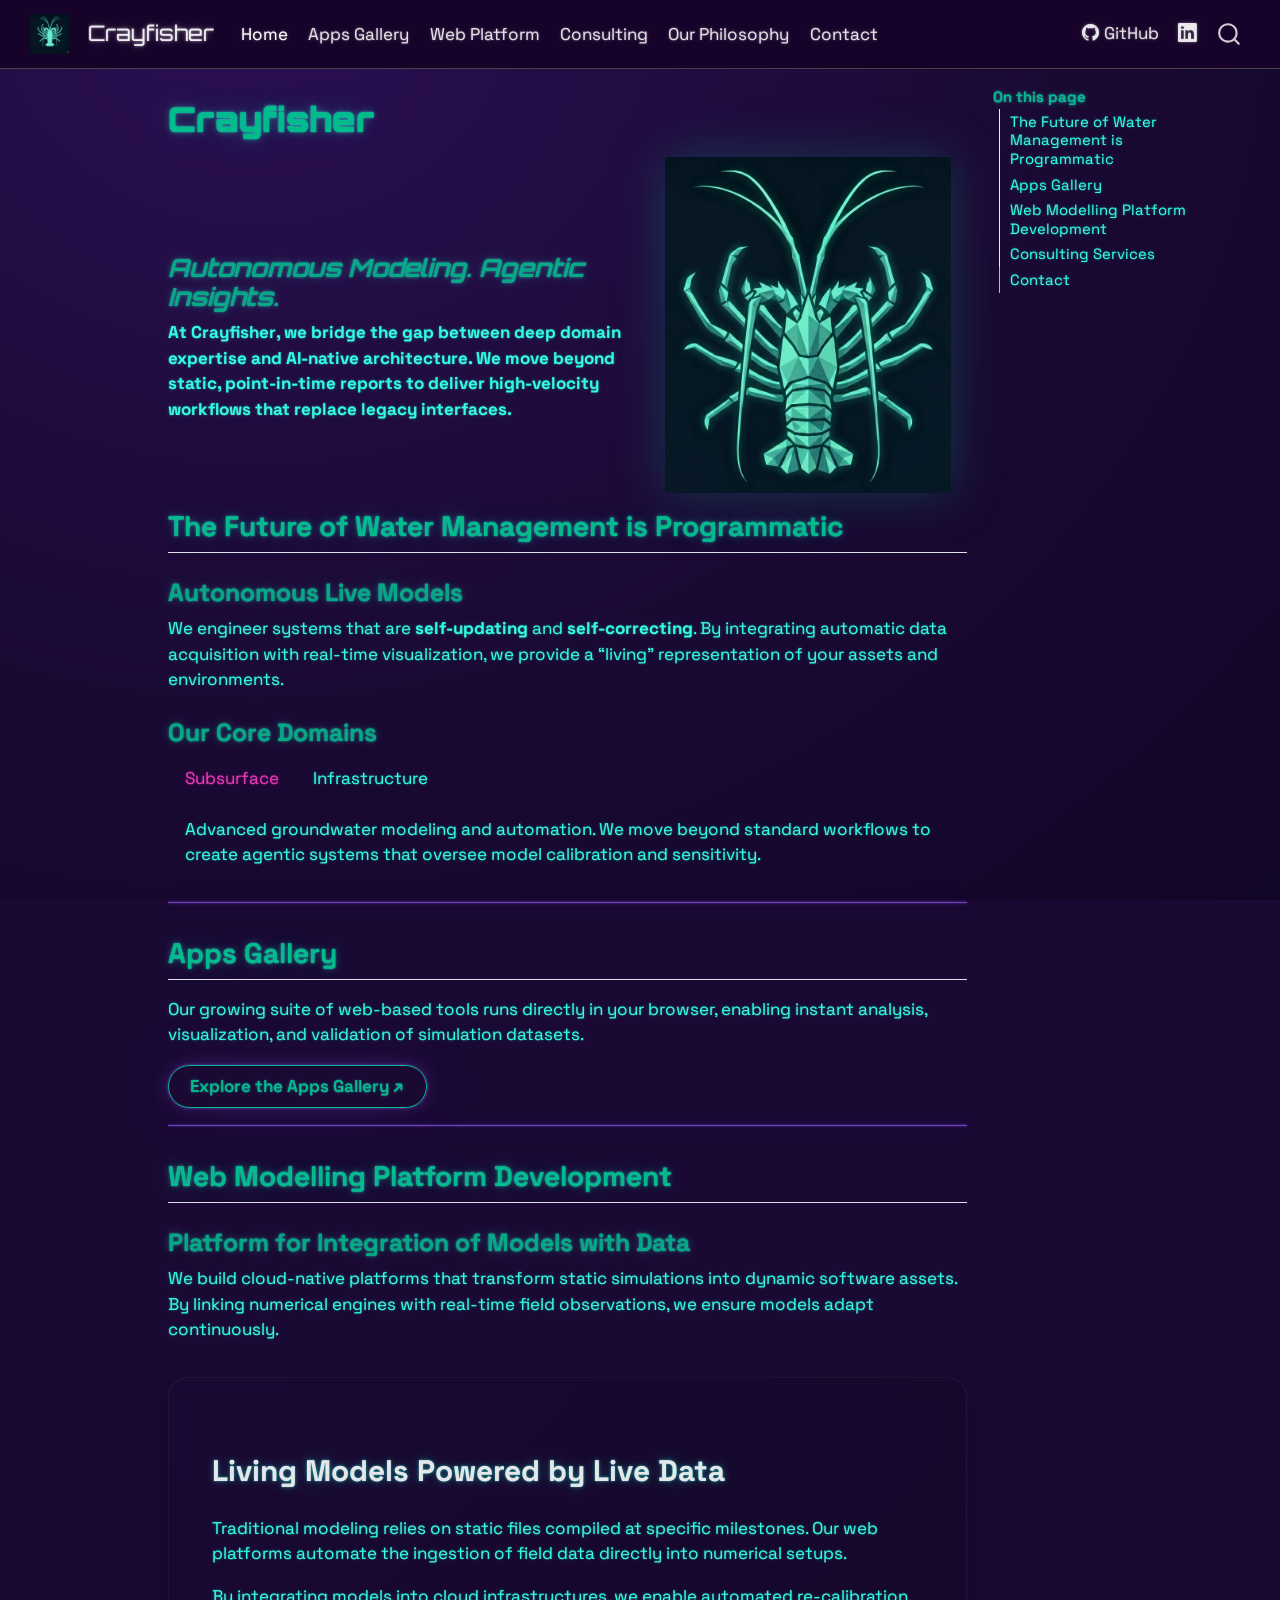
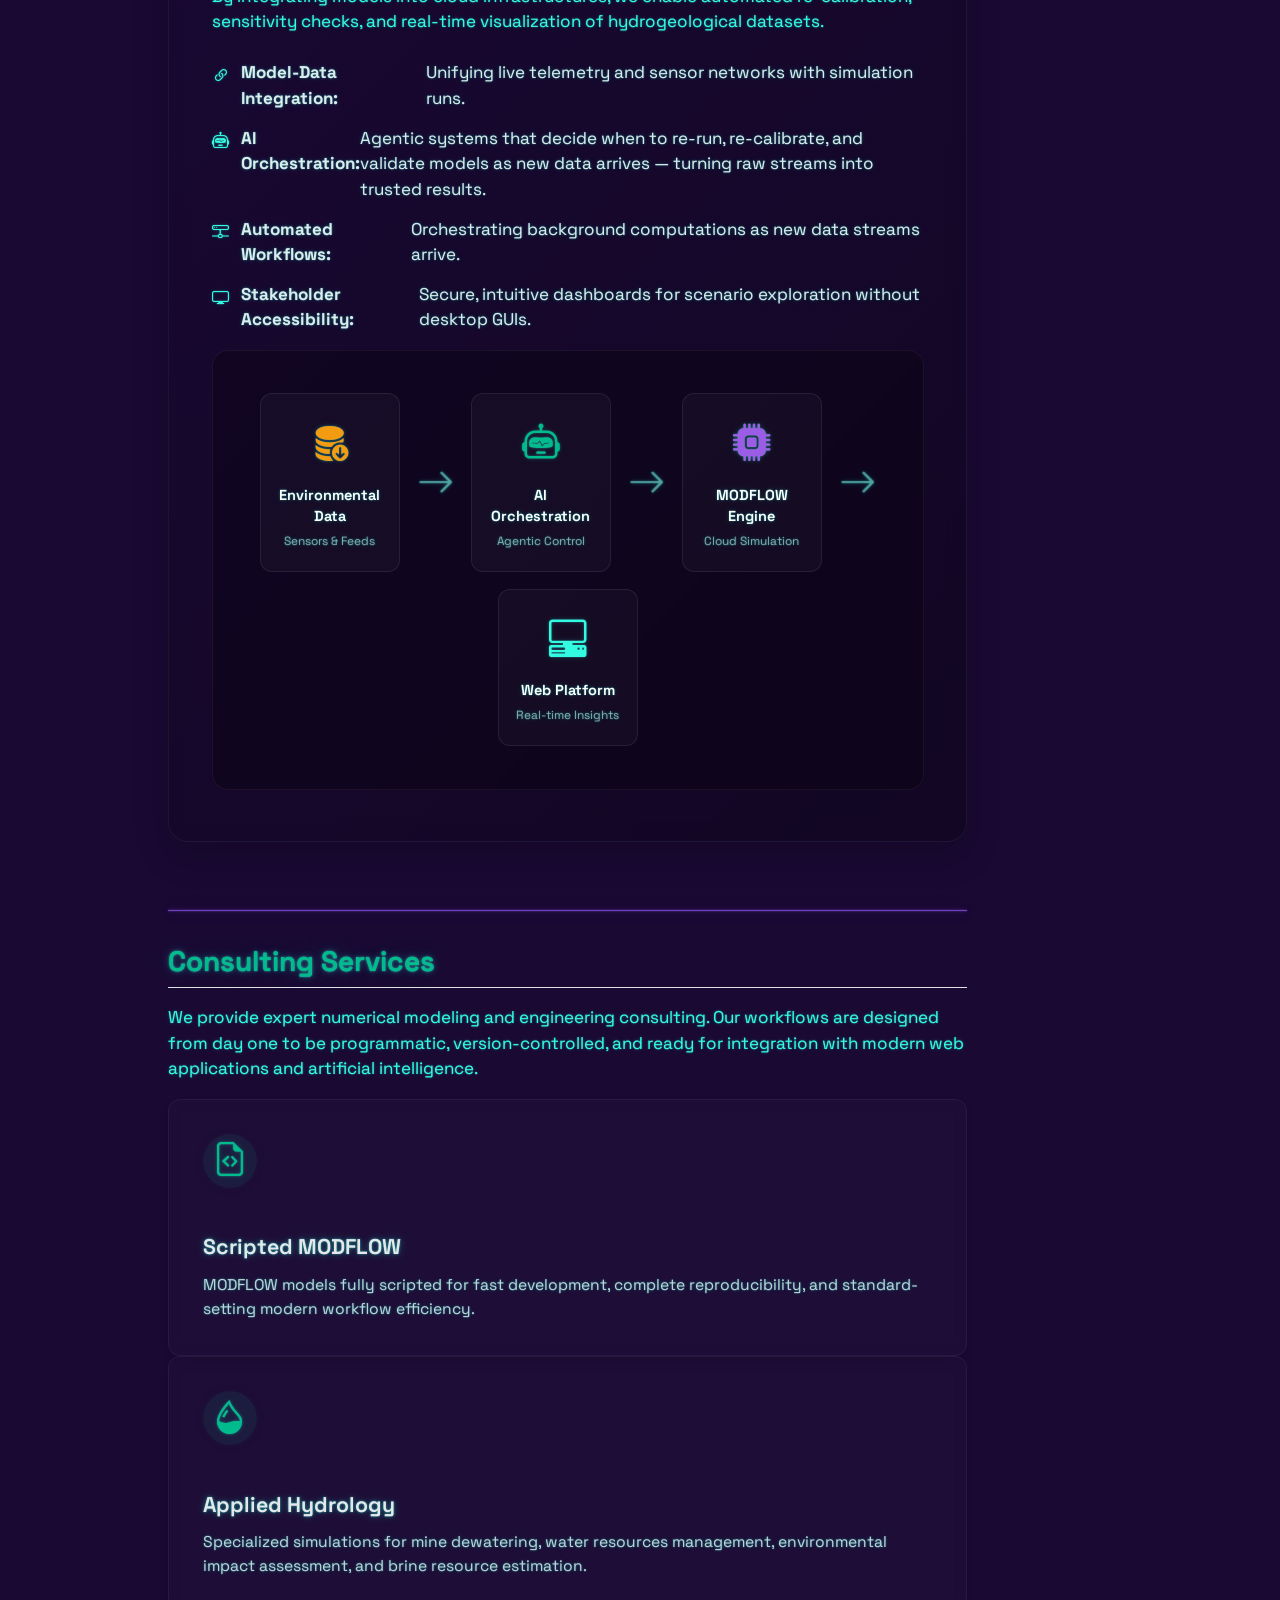
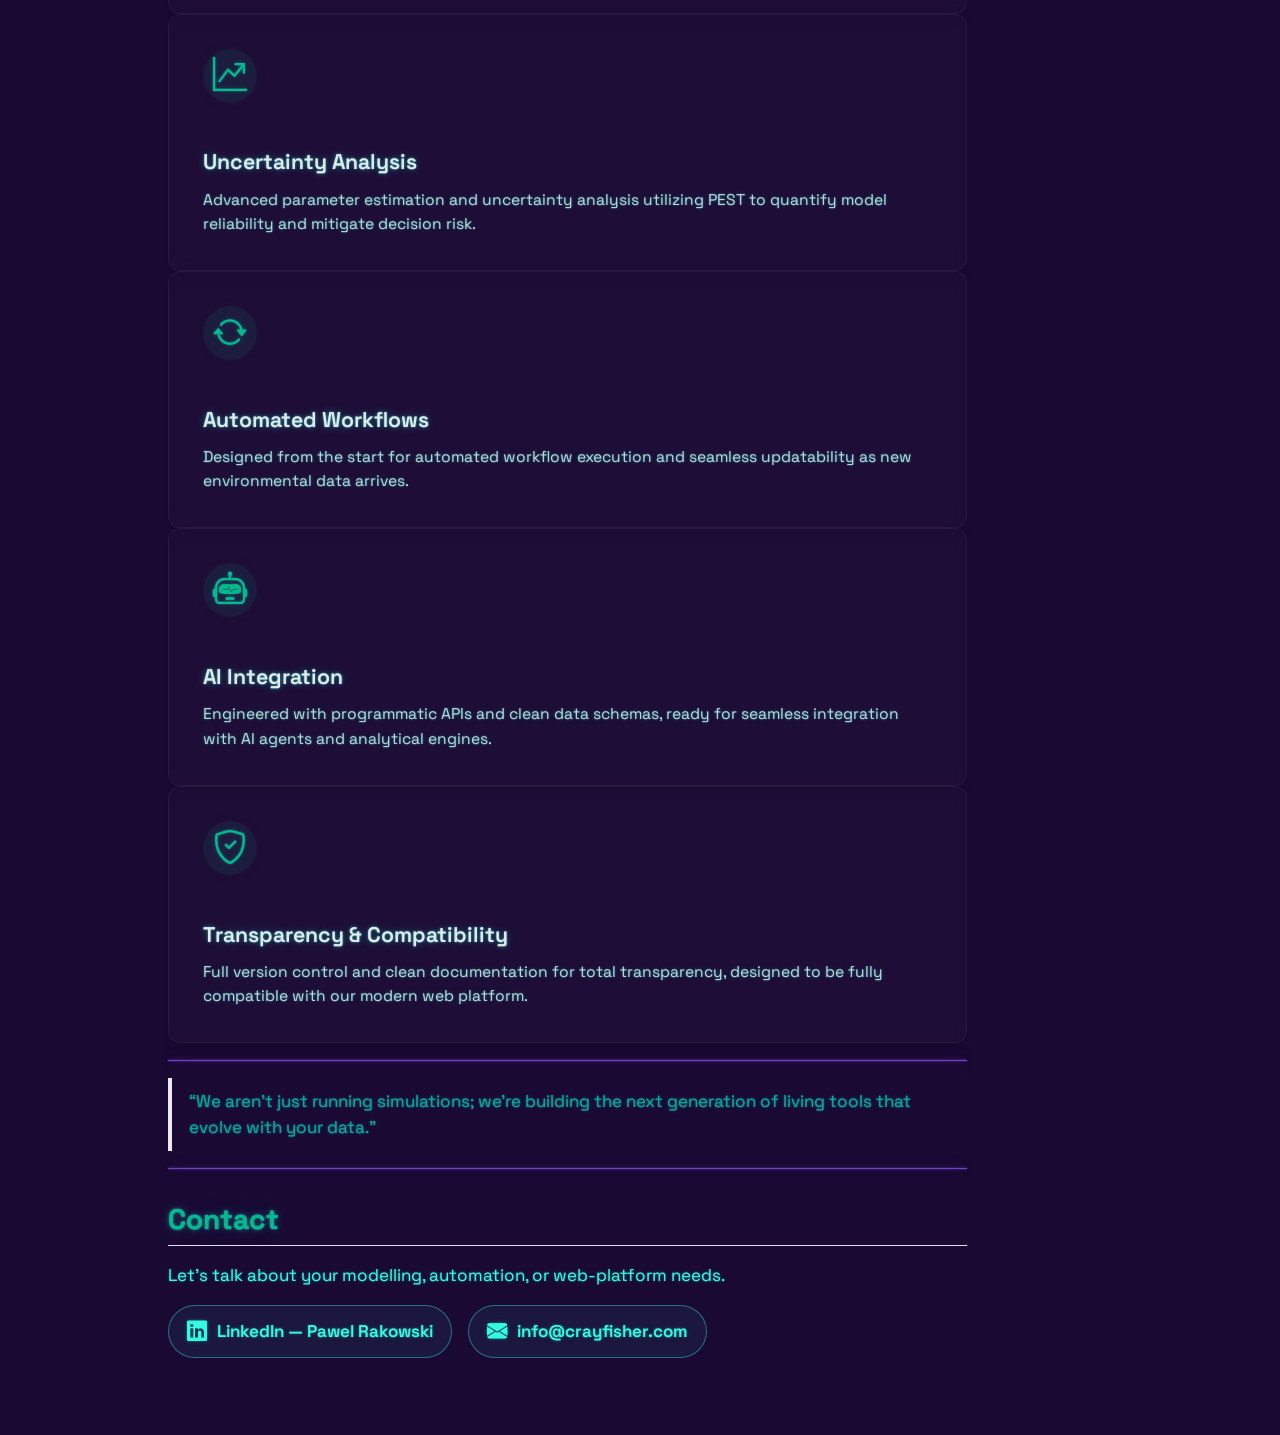
<file: docs/index.html>
<!DOCTYPE html>
<html xmlns="http://www.w3.org/1999/xhtml" lang="en" xml:lang="en"><head>

<meta charset="utf-8">
<meta name="generator" content="quarto-1.10.18">

<meta name="viewport" content="width=device-width, initial-scale=1.0, user-scalable=yes">


<title>Crayfisher</title>
<style>
/* Default styles provided by pandoc.
** See https://pandoc.org/MANUAL.html#variables-for-html for config info.
*/
span.smallcaps{font-variant: small-caps;}
div.columns{display: flex; gap: 1.5em;}
div.column{flex: auto;}
@media screen {
div.columns{gap: min(4vw, 1.5em);}
div.column{overflow-x: auto;}
}
div.hanging-indent{margin-left: 1.5em; text-indent: -1.5em;}
ul.task-list{list-style: none;}
ul.task-list li input[type="checkbox"] {
  width: 0.8em;
  margin: 0 0.8em 0.2em -1em; /* quarto-specific, see https://github.com/quarto-dev/quarto-cli/issues/4556 */ 
  vertical-align: middle;
}
</style>


<script src="site_libs/quarto-nav/quarto-nav.js"></script>
<script src="site_libs/quarto-nav/headroom.min.js"></script>
<script src="site_libs/clipboard/clipboard.min.js"></script>
<script src="site_libs/quarto-search/autocomplete.umd.js"></script>
<script src="site_libs/quarto-search/fuse.min.js"></script>
<script src="site_libs/quarto-search/quarto-search.js"></script>
<meta name="quarto:offset" content="./">
<script src="site_libs/quarto-html/quarto.js" type="module"></script>
<script src="site_libs/quarto-html/tabsets/tabsets.js" type="module"></script>
<script src="site_libs/quarto-html/popper.min.js"></script>
<script src="site_libs/quarto-html/tippy.umd.min.js"></script>
<script src="site_libs/quarto-html/anchor.min.js"></script>
<link href="site_libs/quarto-html/tippy.css" rel="stylesheet">
<link href="site_libs/quarto-html/quarto-syntax-highlighting-dark-b85bc7c33db8c58e0ec93c3465666fed.css" rel="stylesheet" id="quarto-text-highlighting-styles">
<script src="site_libs/bootstrap/bootstrap.min.js"></script>
<link href="site_libs/bootstrap/bootstrap-icons.css" rel="stylesheet">
<link href="site_libs/bootstrap/bootstrap-df7ed45e0b8c3998686ef804c9957b31.min.css" rel="stylesheet" append-hash="true" id="quarto-bootstrap" data-mode="dark">
<script id="quarto-search-options" type="application/json">{
  "location": "navbar",
  "copy-button": false,
  "collapse-after": 3,
  "panel-placement": "end",
  "type": "overlay",
  "limit": 50,
  "keyboard-shortcut": [
    "f",
    "/",
    "s"
  ],
  "show-item-context": false,
  "language": {
    "search-no-results-text": "No results",
    "search-matching-documents-text": "matching documents",
    "search-copy-link-title": "Copy link to search",
    "search-hide-matches-text": "Hide additional matches",
    "search-more-match-text": "more match in this document",
    "search-more-matches-text": "more matches in this document",
    "search-clear-button-title": "Clear",
    "search-text-placeholder": "",
    "search-detached-cancel-button-title": "Cancel",
    "search-submit-button-title": "Submit",
    "search-label": "Search"
  }
}</script>


<link rel="stylesheet" href="styles.css">
</head>

<body class="nav-fixed quarto-light">

<div id="quarto-search-results"></div>
  <header id="quarto-header" class="headroom fixed-top">
    <nav class="navbar navbar-expand-lg " data-bs-theme="dark">
      <div class="navbar-container container-fluid">
      <div class="navbar-brand-container mx-auto">
    <a href="./index.html" class="navbar-brand navbar-brand-logo">
    <img src="./logo-small.png" alt="" class="navbar-logo light-content">
    <img src="./logo-small.png" alt="" class="navbar-logo dark-content">
    </a>
    <a class="navbar-brand" href="./index.html">
    <span class="navbar-title">Crayfisher</span>
    </a>
  </div>
            <div id="quarto-search" class="" title="Search"></div>
          <button class="navbar-toggler" type="button" data-bs-toggle="collapse" data-bs-target="#navbarCollapse" aria-controls="navbarCollapse" role="menu" aria-expanded="false" aria-label="Toggle navigation" onclick="if (window.quartoToggleHeadroom) { window.quartoToggleHeadroom(); }">
  <span class="navbar-toggler-icon"></span>
</button>
          <div class="collapse navbar-collapse" id="navbarCollapse">
            <ul class="navbar-nav navbar-nav-scroll me-auto">
  <li class="nav-item">
    <a class="nav-link active" href="./index.html" aria-current="page"> 
<span class="menu-text">Home</span></a>
  </li>  
  <li class="nav-item">
    <a class="nav-link" href="./apps.html"> 
<span class="menu-text">Apps Gallery</span></a>
  </li>  
  <li class="nav-item">
    <a class="nav-link" href="./index.html#web-modelling-platform-development"> 
<span class="menu-text">Web Platform</span></a>
  </li>  
  <li class="nav-item">
    <a class="nav-link" href="./index.html#consulting-services"> 
<span class="menu-text">Consulting</span></a>
  </li>  
  <li class="nav-item">
    <a class="nav-link" href="./about.html"> 
<span class="menu-text">Our Philosophy</span></a>
  </li>  
  <li class="nav-item">
    <a class="nav-link" href="./index.html#contact"> 
<span class="menu-text">Contact</span></a>
  </li>  
</ul>
            <ul class="navbar-nav navbar-nav-scroll ms-auto">
  <li class="nav-item">
    <a class="nav-link" href="https://github.com/crayfisher"> <i class="bi bi-github" role="img">
</i> 
<span class="menu-text">GitHub</span></a>
  </li>  
  <li class="nav-item compact">
    <a class="nav-link" href="https://www.linkedin.com/in/pawel-rakowski-bb853118/"> <i class="bi bi-linkedin" role="img">
</i> 
<span class="menu-text"></span></a>
  </li>  
</ul>
          </div> <!-- /navcollapse -->
            <div class="quarto-navbar-tools">
</div>
      </div> <!-- /container-fluid -->
    </nav>
</header>
<!-- content -->
<div id="quarto-content" class="quarto-container page-columns page-rows-contents page-layout-article page-navbar">
<!-- sidebar -->
<!-- margin-sidebar -->
    <div id="quarto-margin-sidebar" class="sidebar margin-sidebar">
        <nav id="TOC" role="doc-toc" class="toc-active">
    <h2 id="toc-title">On this page</h2>
   
  <ul>
  <li><a href="#the-future-of-water-management-is-programmatic" id="toc-the-future-of-water-management-is-programmatic" class="nav-link active" data-scroll-target="#the-future-of-water-management-is-programmatic">The Future of Water Management is Programmatic</a>
  <ul class="collapse">
  <li><a href="#autonomous-live-models" id="toc-autonomous-live-models" class="nav-link" data-scroll-target="#autonomous-live-models">Autonomous Live Models</a></li>
  <li><a href="#our-core-domains" id="toc-our-core-domains" class="nav-link" data-scroll-target="#our-core-domains">Our Core Domains</a></li>
  </ul></li>
  <li><a href="#apps-gallery" id="toc-apps-gallery" class="nav-link" data-scroll-target="#apps-gallery">Apps Gallery</a></li>
  <li><a href="#web-modelling-platform-development" id="toc-web-modelling-platform-development" class="nav-link" data-scroll-target="#web-modelling-platform-development">Web Modelling Platform Development</a>
  <ul class="collapse">
  <li><a href="#platform-for-integration-of-models-with-data" id="toc-platform-for-integration-of-models-with-data" class="nav-link" data-scroll-target="#platform-for-integration-of-models-with-data">Platform for Integration of Models with Data</a></li>
  </ul></li>
  <li><a href="#consulting-services" id="toc-consulting-services" class="nav-link" data-scroll-target="#consulting-services">Consulting Services</a></li>
  <li><a href="#contact" id="toc-contact" class="nav-link" data-scroll-target="#contact">Contact</a></li>
  </ul>
</nav>
    </div>
<!-- main -->
<main class="content" id="quarto-document-content"><header id="title-block-header" class="quarto-title-block"><h1 class="title brand-font display-7"><strong>Crayfisher</strong></h1></header>




<div class="grid align-items-center">
<section id="crayfisher" class="level1 title brand-font g-col-12 g-col-md-7">

<section id="autonomous-modeling.-agentic-insights." class="level3 brand-font">
<h3 class="brand-font anchored" data-anchor-id="autonomous-modeling.-agentic-insights."><em>Autonomous Modeling. Agentic Insights.</em></h3>
<p>At <strong>Crayfisher</strong>, we bridge the gap between deep domain expertise and AI-native architecture. We move beyond static, point-in-time reports to deliver high-velocity workflows that replace legacy interfaces.</p>
</section>
</section>
<div class="g-col-12 g-col-md-5 text-center">
<p><img src="logo-large.webp" class="img-fluid" style="filter: drop-shadow(0 0 25px rgba(0, 188, 140, 0.25));;width:90.0%"></p>
</div>
</div>
<section id="the-future-of-water-management-is-programmatic" class="level2">
<h2 class="anchored" data-anchor-id="the-future-of-water-management-is-programmatic">The Future of Water Management is Programmatic</h2>
<section id="autonomous-live-models" class="level3">
<h3 class="anchored" data-anchor-id="autonomous-live-models">Autonomous Live Models</h3>
<p>We engineer systems that are <strong>self-updating</strong> and <strong>self-correcting</strong>. By integrating automatic data acquisition with real-time visualization, we provide a “living” representation of your assets and environments.</p>
</section>
<section id="our-core-domains" class="level3">
<h3 class="anchored" data-anchor-id="our-core-domains">Our Core Domains</h3>
<div class="tabset-margin-container"></div><div class="panel-tabset">
<ul class="nav nav-tabs" role="tablist"><li class="nav-item" role="presentation"><a class="nav-link active" id="tabset-1-1-tab" data-bs-toggle="tab" data-bs-target="#tabset-1-1" role="tab" aria-controls="tabset-1-1" aria-selected="true" href="">Subsurface</a></li><li class="nav-item" role="presentation"><a class="nav-link" id="tabset-1-2-tab" data-bs-toggle="tab" data-bs-target="#tabset-1-2" role="tab" aria-controls="tabset-1-2" aria-selected="false" href="">Infrastructure</a></li></ul>
<div class="tab-content">
<div id="tabset-1-1" class="tab-pane active" role="tabpanel" aria-labelledby="tabset-1-1-tab">
<p>Advanced groundwater modeling and automation. We move beyond standard workflows to create agentic systems that oversee model calibration and sensitivity.</p>
</div>
<div id="tabset-1-2" class="tab-pane" role="tabpanel" aria-labelledby="tabset-1-2-tab">
<p>Intelligent pipeflow and network analysis. Utilizing tools like EPANET within automated pipelines to ensure your infrastructure data is never stale.</p>
<!-- ## Surface
High-fidelity flood and catchment dynamics. Real-time insights that adapt as weather and landscape data evolve. -->
</div>
</div>
</div>
<hr>
</section>
</section>
<section id="apps-gallery" class="level2">
<h2 class="anchored" data-anchor-id="apps-gallery">Apps Gallery</h2>
<p>Our growing suite of web-based tools runs directly in your browser, enabling instant analysis, visualization, and validation of simulation datasets.</p>
<p><a href="./apps.html" class="btn btn-outline-primary app-btn">Explore the Apps Gallery ↗</a></p>
<hr>
</section>
<section id="web-modelling-platform-development" class="level2">
<h2 class="anchored" data-anchor-id="web-modelling-platform-development">Web Modelling Platform Development</h2>
<section id="platform-for-integration-of-models-with-data" class="level3">
<h3 class="anchored" data-anchor-id="platform-for-integration-of-models-with-data">Platform for Integration of Models with Data</h3>
<p>We build cloud-native platforms that transform static simulations into dynamic software assets. By linking numerical engines with real-time field observations, we ensure models adapt continuously.</p>
<div class="row align-items-center platform-showcase g-5">
  <div class="col-lg-6">
    <h4 class="platform-subtitle anchored">Living Models Powered by Live Data</h4>
    <p>
      Traditional modeling relies on static files compiled at specific milestones. Our web platforms automate the ingestion of field data directly into numerical setups.
    </p>
    <p>
      By integrating models into cloud infrastructures, we enable automated re-calibration, sensitivity checks, and real-time visualization of hydrogeological datasets.
    </p>
    <ul class="platform-list">
      <li><i class="bi bi-link-45deg text-accent"></i> <strong>Model-Data Integration:</strong> Unifying live telemetry and sensor networks with simulation runs.</li>
      <li><i class="bi bi-robot text-accent"></i> <strong>AI Orchestration:</strong> Agentic systems that decide when to re-run, re-calibrate, and validate models as new data arrives — turning raw streams into trusted results.</li>
      <li><i class="bi bi-hdd-network text-accent"></i> <strong>Automated Workflows:</strong> Orchestrating background computations as new data streams arrive.</li>
      <li><i class="bi bi-display text-accent"></i> <strong>Stakeholder Accessibility:</strong> Secure, intuitive dashboards for scenario exploration without desktop GUIs.</li>
    </ul>
  </div>
  <div class="col-lg-6">
    <div class="platform-visual">
      <div class="visual-node data-node">
        <i class="bi bi-database-fill-down"></i>
        <span>Environmental Data</span>
        <small>Sensors &amp; Feeds</small>
      </div>
      <div class="visual-flow-arrow">
        <i class="bi bi-arrow-right flow-arrow-1"></i>
      </div>
      <div class="visual-node ai-node">
        <i class="bi bi-robot"></i>
        <span>AI Orchestration</span>
        <small>Agentic Control</small>
      </div>
      <div class="visual-flow-arrow">
        <i class="bi bi-arrow-right flow-arrow-2"></i>
      </div>
      <div class="visual-node model-node">
        <i class="bi bi-cpu-fill"></i>
        <span>MODFLOW Engine</span>
        <small>Cloud Simulation</small>
      </div>
      <div class="visual-flow-arrow">
        <i class="bi bi-arrow-right flow-arrow-3"></i>
      </div>
      <div class="visual-node web-node">
        <i class="bi bi-pc-display-horizontal"></i>
        <span>Web Platform</span>
        <small>Real-time Insights</small>
      </div>
    </div>
  </div>
</div>
<hr>
</section>
</section>
<section id="consulting-services" class="level2">
<h2 class="anchored" data-anchor-id="consulting-services">Consulting Services</h2>
<p>We provide expert numerical modeling and engineering consulting. Our workflows are designed from day one to be programmatic, version-controlled, and ready for integration with modern web applications and artificial intelligence.</p>
<div class="row g-4 mt-2">
  <div class="col-md-6 col-lg-4">
    <div class="service-card">
      <div class="service-icon"><i class="bi bi-file-earmark-code"></i></div>
      <h4 class="service-title anchored">Scripted MODFLOW</h4>
      <p class="service-text">MODFLOW models fully scripted for fast development, complete reproducibility, and standard-setting modern workflow efficiency.</p>
    </div>
  </div>
  
  <div class="col-md-6 col-lg-4">
    <div class="service-card">
      <div class="service-icon"><i class="bi bi-droplet-half"></i></div>
      <h4 class="service-title anchored">Applied Hydrology</h4>
      <p class="service-text">Specialized simulations for mine dewatering, water resources management, environmental impact assessment, and brine resource estimation.</p>
    </div>
  </div>
  
  <div class="col-md-6 col-lg-4">
    <div class="service-card">
      <div class="service-icon"><i class="bi bi-graph-up-arrow"></i></div>
      <h4 class="service-title anchored">Uncertainty Analysis</h4>
      <p class="service-text">Advanced parameter estimation and uncertainty analysis utilizing PEST to quantify model reliability and mitigate decision risk.</p>
    </div>
  </div>

  <div class="col-md-6 col-lg-4">
    <div class="service-card">
      <div class="service-icon"><i class="bi bi-arrow-repeat"></i></div>
      <h4 class="service-title anchored">Automated Workflows</h4>
      <p class="service-text">Designed from the start for automated workflow execution and seamless updatability as new environmental data arrives.</p>
    </div>
  </div>

  <div class="col-md-6 col-lg-4">
    <div class="service-card">
      <div class="service-icon"><i class="bi bi-robot"></i></div>
      <h4 class="service-title anchored">AI Integration</h4>
      <p class="service-text">Engineered with programmatic APIs and clean data schemas, ready for seamless integration with AI agents and analytical engines.</p>
    </div>
  </div>

  <div class="col-md-6 col-lg-4">
    <div class="service-card">
      <div class="service-icon"><i class="bi bi-shield-check"></i></div>
      <h4 class="service-title anchored">Transparency &amp; Compatibility</h4>
      <p class="service-text">Full version control and clean documentation for total transparency, designed to be fully compatible with our modern web platform.</p>
    </div>
  </div>
</div>
<hr>
<blockquote class="blockquote">
<p>“We aren’t just running simulations; we’re building the next generation of living tools that evolve with your data.”</p>
</blockquote>
<hr>
</section>
<section id="contact" class="level2">
<h2 class="anchored" data-anchor-id="contact">Contact</h2>
<p>Let’s talk about your modelling, automation, or web-platform needs.</p>
<div class="contact-bar">
  <a href="https://www.linkedin.com/in/pawel-rakowski-bb853118/" target="_blank" rel="noopener" class="contact-link">
    <i class="bi bi-linkedin"></i> <span>LinkedIn — Pawel Rakowski</span>
  </a>
  <!-- Email is assembled by JS at runtime so the plain address never appears in
       the page source (defeats automated mailto harvesters). -->
  <a id="cf-email" href="#" class="contact-link">
    <i class="bi bi-envelope-fill"></i> <span>Show email</span>
  </a>
</div>
<script>
  (function () {
    var a = document.getElementById('cf-email');
    if (!a) return;
    var user = ['info'].join('');
    var domain = ['crayfisher', 'com'].join('.');
    var addr = user + '@' + domain;
    a.setAttribute('href', 'mailto:' + addr);
    a.querySelector('span').textContent = addr;
  })();
</script>


</section>

</main> <!-- /main -->
<script id="quarto-html-after-body" type="application/javascript">
  window.document.addEventListener("DOMContentLoaded", function (event) {
    const icon = "";
    const anchorJS = new window.AnchorJS();
    anchorJS.options = {
      placement: 'right',
      icon: icon
    };
    anchorJS.add('.anchored');
    const isCodeAnnotation = (el) => {
      for (const clz of el.classList) {
        if (clz.startsWith('code-annotation-')) {                     
          return true;
        }
      }
      return false;
    }
    const onCopySuccess = function(e) {
      // button target
      const button = e.trigger;
      // don't keep focus
      button.blur();
      // flash "checked"
      button.classList.add('code-copy-button-checked');
      var currentTitle = button.getAttribute("title");
      button.setAttribute("title", "Copied!");
      let tooltip;
      if (window.bootstrap) {
        button.setAttribute("data-bs-toggle", "tooltip");
        button.setAttribute("data-bs-placement", "left");
        button.setAttribute("data-bs-title", "Copied!");
        tooltip = new bootstrap.Tooltip(button, 
          { trigger: "manual", 
            customClass: "code-copy-button-tooltip",
            offset: [0, -8]});
        tooltip.show();    
      }
      setTimeout(function() {
        if (tooltip) {
          tooltip.hide();
          button.removeAttribute("data-bs-title");
          button.removeAttribute("data-bs-toggle");
          button.removeAttribute("data-bs-placement");
        }
        button.setAttribute("title", currentTitle);
        button.classList.remove('code-copy-button-checked');
      }, 1000);
      // clear code selection
      e.clearSelection();
    }
    const getTextToCopy = function(trigger) {
      const outerScaffold = trigger.parentElement.cloneNode(true);
      const codeEl = outerScaffold.querySelector('code');
      for (const childEl of codeEl.children) {
        if (isCodeAnnotation(childEl)) {
          childEl.remove();
        }
      }
      return codeEl.innerText;
    }
    const clipboard = new window.ClipboardJS('.code-copy-button:not([data-in-quarto-modal])', {
      text: getTextToCopy
    });
    clipboard.on('success', onCopySuccess);
    if (window.document.getElementById('quarto-embedded-source-code-modal')) {
      const clipboardModal = new window.ClipboardJS('.code-copy-button[data-in-quarto-modal]', {
        text: getTextToCopy,
        container: window.document.getElementById('quarto-embedded-source-code-modal')
      });
      clipboardModal.on('success', onCopySuccess);
    }
      var localhostRegex = new RegExp(/^(?:http|https):\/\/localhost\:?[0-9]*\//);
      var mailtoRegex = new RegExp(/^mailto:/);
        var filterRegex = new RegExp('/' + window.location.host + '/');
      var isInternal = (href) => {
          return filterRegex.test(href) || localhostRegex.test(href) || mailtoRegex.test(href);
      }
      // Inspect non-navigation links and adorn them if external
     var links = window.document.querySelectorAll('a[href]:not(.nav-link):not(.navbar-brand):not(.toc-action):not(.sidebar-link):not(.sidebar-item-toggle):not(.pagination-link):not(.no-external):not([aria-hidden]):not(.dropdown-item):not(.quarto-navigation-tool):not(.about-link)');
      for (var i=0; i<links.length; i++) {
        const link = links[i];
        if (!isInternal(link.href)) {
          // undo the damage that might have been done by quarto-nav.js in the case of
          // links that we want to consider external
          if (link.dataset.originalHref !== undefined) {
            link.href = link.dataset.originalHref;
          }
        }
      }
    function tippyHover(el, contentFn, onTriggerFn, onUntriggerFn) {
      const config = {
        allowHTML: true,
        maxWidth: 500,
        delay: 100,
        arrow: false,
        appendTo: function(el) {
            return el.parentElement;
        },
        interactive: true,
        interactiveBorder: 10,
        theme: 'quarto',
        placement: 'bottom-start',
      };
      if (contentFn) {
        config.content = contentFn;
      }
      if (onTriggerFn) {
        config.onTrigger = onTriggerFn;
      }
      if (onUntriggerFn) {
        config.onUntrigger = onUntriggerFn;
      }
      window.tippy(el, config); 
    }
    const noterefs = window.document.querySelectorAll('a[role="doc-noteref"]');
    for (var i=0; i<noterefs.length; i++) {
      const ref = noterefs[i];
      tippyHover(ref, function() {
        // use id or data attribute instead here
        let href = ref.getAttribute('data-footnote-href') || ref.getAttribute('href');
        try { href = new URL(href).hash; } catch {}
        const id = href.replace(/^#\/?/, "");
        const note = window.document.getElementById(id);
        if (note) {
          return note.innerHTML;
        } else {
          return "";
        }
      });
    }
    const xrefs = window.document.querySelectorAll('a.quarto-xref');
    const processXRef = (id, note) => {
      // Strip column container classes
      const stripColumnClz = (el) => {
        el.classList.remove("page-full", "page-columns");
        if (el.children) {
          for (const child of el.children) {
            stripColumnClz(child);
          }
        }
      }
      stripColumnClz(note)
      if (id === null || id.startsWith('sec-')) {
        // Special case sections, only their first couple elements
        const container = document.createElement("div");
        if (note.children && note.children.length > 2) {
          container.appendChild(note.children[0].cloneNode(true));
          for (let i = 1; i < note.children.length; i++) {
            const child = note.children[i];
            if (child.tagName === "P" && child.innerText === "") {
              continue;
            } else {
              container.appendChild(child.cloneNode(true));
              break;
            }
          }
          if (window.Quarto?.typesetMath) {
            window.Quarto.typesetMath(container);
          }
          return container.innerHTML
        } else {
          if (window.Quarto?.typesetMath) {
            window.Quarto.typesetMath(note);
          }
          return note.innerHTML;
        }
      } else {
        // Remove any anchor links if they are present
        const anchorLink = note.querySelector('a.anchorjs-link');
        if (anchorLink) {
          anchorLink.remove();
        }
        if (window.Quarto?.typesetMath) {
          window.Quarto.typesetMath(note);
        }
        if (note.classList.contains("callout")) {
          return note.outerHTML;
        } else {
          return note.innerHTML;
        }
      }
    }
    for (var i=0; i<xrefs.length; i++) {
      const xref = xrefs[i];
      tippyHover(xref, undefined, function(instance) {
        instance.disable();
        let url = xref.getAttribute('href');
        let hash = undefined; 
        if (url.startsWith('#')) {
          hash = url;
        } else {
          try { hash = new URL(url).hash; } catch {}
        }
        if (hash) {
          const id = hash.replace(/^#\/?/, "");
          const note = window.document.getElementById(id);
          if (note !== null) {
            try {
              const html = processXRef(id, note.cloneNode(true));
              instance.setContent(html);
            } finally {
              instance.enable();
              instance.show();
            }
          } else {
            // See if we can fetch this
            fetch(url.split('#')[0])
            .then(res => res.text())
            .then(html => {
              const parser = new DOMParser();
              const htmlDoc = parser.parseFromString(html, "text/html");
              const note = htmlDoc.getElementById(id);
              if (note !== null) {
                const html = processXRef(id, note);
                instance.setContent(html);
              } 
            }).finally(() => {
              instance.enable();
              instance.show();
            });
          }
        } else {
          // See if we can fetch a full url (with no hash to target)
          // This is a special case and we should probably do some content thinning / targeting
          fetch(url)
          .then(res => res.text())
          .then(html => {
            const parser = new DOMParser();
            const htmlDoc = parser.parseFromString(html, "text/html");
            const note = htmlDoc.querySelector('main.content');
            if (note !== null) {
              // This should only happen for chapter cross references
              // (since there is no id in the URL)
              // remove the first header
              if (note.children.length > 0 && note.children[0].tagName === "HEADER") {
                note.children[0].remove();
              }
              const html = processXRef(null, note);
              instance.setContent(html);
            } 
          }).finally(() => {
            instance.enable();
            instance.show();
          });
        }
      }, function(instance) {
      });
    }
        let selectedAnnoteEl;
        const selectorForAnnotation = ( cell, annotation) => {
          let cellAttr = 'data-code-cell="' + cell + '"';
          let lineAttr = 'data-code-annotation="' +  annotation + '"';
          const selector = 'span[' + cellAttr + '][' + lineAttr + ']';
          return selector;
        }
        const selectCodeLines = (annoteEl) => {
          const doc = window.document;
          const targetCell = annoteEl.getAttribute("data-target-cell");
          const targetAnnotation = annoteEl.getAttribute("data-target-annotation");
          const annoteSpan = window.document.querySelector(selectorForAnnotation(targetCell, targetAnnotation));
          const lines = annoteSpan.getAttribute("data-code-lines").split(",");
          const lineIds = lines.map((line) => {
            return targetCell + "-" + line;
          })
          let top = null;
          let height = null;
          let parent = null;
          if (lineIds.length > 0) {
              //compute the position of the single el (top and bottom and make a div)
              const el = window.document.getElementById(lineIds[0]);
              top = el.offsetTop;
              height = el.offsetHeight;
              parent = el.parentElement.parentElement;
            if (lineIds.length > 1) {
              const lastEl = window.document.getElementById(lineIds[lineIds.length - 1]);
              const bottom = lastEl.offsetTop + lastEl.offsetHeight;
              height = bottom - top;
            }
            if (top !== null && height !== null && parent !== null) {
              // cook up a div (if necessary) and position it 
              let div = window.document.getElementById("code-annotation-line-highlight");
              if (div === null) {
                div = window.document.createElement("div");
                div.setAttribute("id", "code-annotation-line-highlight");
                div.style.position = 'absolute';
                parent.appendChild(div);
              }
              div.style.top = top - 2 + "px";
              div.style.height = height + 4 + "px";
              div.style.left = 0;
              let gutterDiv = window.document.getElementById("code-annotation-line-highlight-gutter");
              if (gutterDiv === null) {
                gutterDiv = window.document.createElement("div");
                gutterDiv.setAttribute("id", "code-annotation-line-highlight-gutter");
                gutterDiv.style.position = 'absolute';
                const codeCell = window.document.getElementById(targetCell);
                const gutter = codeCell.querySelector('.code-annotation-gutter');
                gutter.appendChild(gutterDiv);
              }
              gutterDiv.style.top = top - 2 + "px";
              gutterDiv.style.height = height + 4 + "px";
            }
            selectedAnnoteEl = annoteEl;
          }
        };
        const unselectCodeLines = () => {
          const elementsIds = ["code-annotation-line-highlight", "code-annotation-line-highlight-gutter"];
          elementsIds.forEach((elId) => {
            const div = window.document.getElementById(elId);
            if (div) {
              div.remove();
            }
          });
          selectedAnnoteEl = undefined;
        };
          // Handle positioning of the toggle
      window.addEventListener(
        "resize",
        throttle(() => {
          elRect = undefined;
          if (selectedAnnoteEl) {
            selectCodeLines(selectedAnnoteEl);
          }
        }, 10)
      );
      function throttle(fn, ms) {
      let throttle = false;
      let timer;
        return (...args) => {
          if(!throttle) { // first call gets through
              fn.apply(this, args);
              throttle = true;
          } else { // all the others get throttled
              if(timer) clearTimeout(timer); // cancel #2
              timer = setTimeout(() => {
                fn.apply(this, args);
                timer = throttle = false;
              }, ms);
          }
        };
      }
        // Attach click handler to the DT
        const annoteDls = window.document.querySelectorAll('dt[data-target-cell]');
        for (const annoteDlNode of annoteDls) {
          annoteDlNode.addEventListener('click', (event) => {
            const clickedEl = event.target;
            if (clickedEl !== selectedAnnoteEl) {
              unselectCodeLines();
              const activeEl = window.document.querySelector('dt[data-target-cell].code-annotation-active');
              if (activeEl) {
                activeEl.classList.remove('code-annotation-active');
              }
              selectCodeLines(clickedEl);
              clickedEl.classList.add('code-annotation-active');
            } else {
              // Unselect the line
              unselectCodeLines();
              clickedEl.classList.remove('code-annotation-active');
            }
          });
        }
    const findCites = (el) => {
      const parentEl = el.parentElement;
      if (parentEl) {
        const cites = parentEl.dataset.cites;
        if (cites) {
          return {
            el,
            cites: cites.split(' ')
          };
        } else {
          return findCites(el.parentElement)
        }
      } else {
        return undefined;
      }
    };
    var bibliorefs = window.document.querySelectorAll('a[role="doc-biblioref"]');
    for (var i=0; i<bibliorefs.length; i++) {
      const ref = bibliorefs[i];
      const citeInfo = findCites(ref);
      if (citeInfo) {
        tippyHover(citeInfo.el, function() {
          var popup = window.document.createElement('div');
          citeInfo.cites.forEach(function(cite) {
            var citeDiv = window.document.createElement('div');
            citeDiv.classList.add('hanging-indent');
            citeDiv.classList.add('csl-entry');
            var biblioDiv = window.document.getElementById('ref-' + cite);
            if (biblioDiv) {
              citeDiv.innerHTML = biblioDiv.innerHTML;
            }
            popup.appendChild(citeDiv);
          });
          return popup.innerHTML;
        });
      }
    }
  });
  </script>
</div> <!-- /content -->




</body></html>
</file>
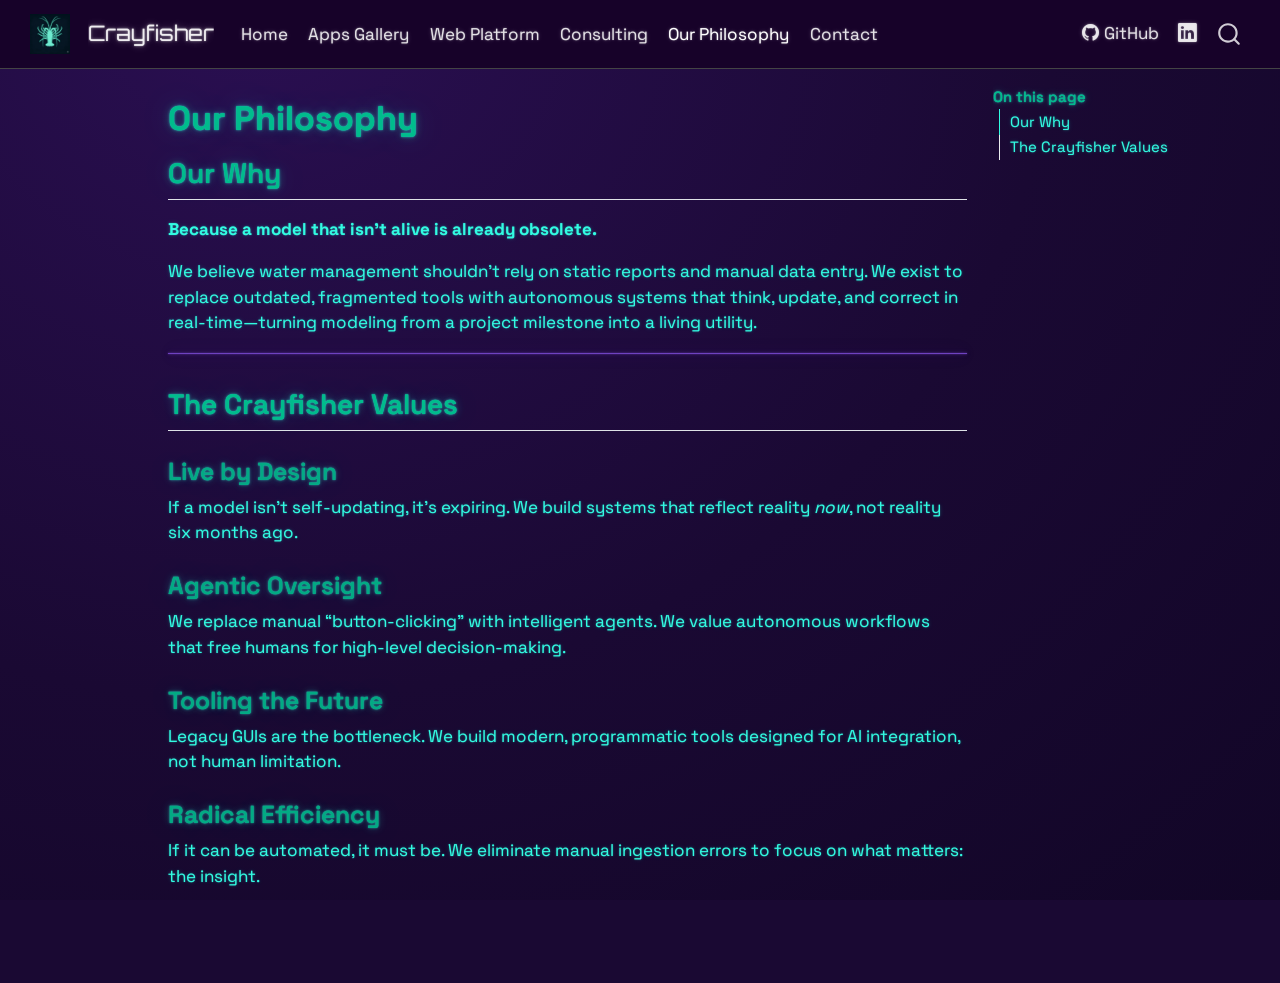
<file: docs/about.html>
<!DOCTYPE html>
<html xmlns="http://www.w3.org/1999/xhtml" lang="en" xml:lang="en"><head>

<meta charset="utf-8">
<meta name="generator" content="quarto-1.10.18">

<meta name="viewport" content="width=device-width, initial-scale=1.0, user-scalable=yes">


<title>Our Philosophy – Crayfisher</title>
<style>
/* Default styles provided by pandoc.
** See https://pandoc.org/MANUAL.html#variables-for-html for config info.
*/
span.smallcaps{font-variant: small-caps;}
div.columns{display: flex; gap: 1.5em;}
div.column{flex: auto;}
@media screen {
div.columns{gap: min(4vw, 1.5em);}
div.column{overflow-x: auto;}
}
div.hanging-indent{margin-left: 1.5em; text-indent: -1.5em;}
ul.task-list{list-style: none;}
ul.task-list li input[type="checkbox"] {
  width: 0.8em;
  margin: 0 0.8em 0.2em -1em; /* quarto-specific, see https://github.com/quarto-dev/quarto-cli/issues/4556 */ 
  vertical-align: middle;
}
</style>


<script src="site_libs/quarto-nav/quarto-nav.js"></script>
<script src="site_libs/quarto-nav/headroom.min.js"></script>
<script src="site_libs/clipboard/clipboard.min.js"></script>
<script src="site_libs/quarto-search/autocomplete.umd.js"></script>
<script src="site_libs/quarto-search/fuse.min.js"></script>
<script src="site_libs/quarto-search/quarto-search.js"></script>
<meta name="quarto:offset" content="./">
<script src="site_libs/quarto-html/quarto.js" type="module"></script>
<script src="site_libs/quarto-html/tabsets/tabsets.js" type="module"></script>
<script src="site_libs/quarto-html/popper.min.js"></script>
<script src="site_libs/quarto-html/tippy.umd.min.js"></script>
<script src="site_libs/quarto-html/anchor.min.js"></script>
<link href="site_libs/quarto-html/tippy.css" rel="stylesheet">
<link href="site_libs/quarto-html/quarto-syntax-highlighting-dark-b85bc7c33db8c58e0ec93c3465666fed.css" rel="stylesheet" id="quarto-text-highlighting-styles">
<script src="site_libs/bootstrap/bootstrap.min.js"></script>
<link href="site_libs/bootstrap/bootstrap-icons.css" rel="stylesheet">
<link href="site_libs/bootstrap/bootstrap-df7ed45e0b8c3998686ef804c9957b31.min.css" rel="stylesheet" append-hash="true" id="quarto-bootstrap" data-mode="dark">
<script id="quarto-search-options" type="application/json">{
  "location": "navbar",
  "copy-button": false,
  "collapse-after": 3,
  "panel-placement": "end",
  "type": "overlay",
  "limit": 50,
  "keyboard-shortcut": [
    "f",
    "/",
    "s"
  ],
  "show-item-context": false,
  "language": {
    "search-no-results-text": "No results",
    "search-matching-documents-text": "matching documents",
    "search-copy-link-title": "Copy link to search",
    "search-hide-matches-text": "Hide additional matches",
    "search-more-match-text": "more match in this document",
    "search-more-matches-text": "more matches in this document",
    "search-clear-button-title": "Clear",
    "search-text-placeholder": "",
    "search-detached-cancel-button-title": "Cancel",
    "search-submit-button-title": "Submit",
    "search-label": "Search"
  }
}</script>


<link rel="stylesheet" href="styles.css">
</head>

<body class="nav-fixed quarto-light">

<div id="quarto-search-results"></div>
  <header id="quarto-header" class="headroom fixed-top">
    <nav class="navbar navbar-expand-lg " data-bs-theme="dark">
      <div class="navbar-container container-fluid">
      <div class="navbar-brand-container mx-auto">
    <a href="./index.html" class="navbar-brand navbar-brand-logo">
    <img src="./logo-small.png" alt="" class="navbar-logo light-content">
    <img src="./logo-small.png" alt="" class="navbar-logo dark-content">
    </a>
    <a class="navbar-brand" href="./index.html">
    <span class="navbar-title">Crayfisher</span>
    </a>
  </div>
            <div id="quarto-search" class="" title="Search"></div>
          <button class="navbar-toggler" type="button" data-bs-toggle="collapse" data-bs-target="#navbarCollapse" aria-controls="navbarCollapse" role="menu" aria-expanded="false" aria-label="Toggle navigation" onclick="if (window.quartoToggleHeadroom) { window.quartoToggleHeadroom(); }">
  <span class="navbar-toggler-icon"></span>
</button>
          <div class="collapse navbar-collapse" id="navbarCollapse">
            <ul class="navbar-nav navbar-nav-scroll me-auto">
  <li class="nav-item">
    <a class="nav-link" href="./index.html"> 
<span class="menu-text">Home</span></a>
  </li>  
  <li class="nav-item">
    <a class="nav-link" href="./apps.html"> 
<span class="menu-text">Apps Gallery</span></a>
  </li>  
  <li class="nav-item">
    <a class="nav-link" href="./index.html#web-modelling-platform-development"> 
<span class="menu-text">Web Platform</span></a>
  </li>  
  <li class="nav-item">
    <a class="nav-link" href="./index.html#consulting-services"> 
<span class="menu-text">Consulting</span></a>
  </li>  
  <li class="nav-item">
    <a class="nav-link active" href="./about.html" aria-current="page"> 
<span class="menu-text">Our Philosophy</span></a>
  </li>  
  <li class="nav-item">
    <a class="nav-link" href="./index.html#contact"> 
<span class="menu-text">Contact</span></a>
  </li>  
</ul>
            <ul class="navbar-nav navbar-nav-scroll ms-auto">
  <li class="nav-item">
    <a class="nav-link" href="https://github.com/crayfisher"> <i class="bi bi-github" role="img">
</i> 
<span class="menu-text">GitHub</span></a>
  </li>  
  <li class="nav-item compact">
    <a class="nav-link" href="https://www.linkedin.com/in/pawel-rakowski-bb853118/"> <i class="bi bi-linkedin" role="img">
</i> 
<span class="menu-text"></span></a>
  </li>  
</ul>
          </div> <!-- /navcollapse -->
            <div class="quarto-navbar-tools">
</div>
      </div> <!-- /container-fluid -->
    </nav>
</header>
<!-- content -->
<div id="quarto-content" class="quarto-container page-columns page-rows-contents page-layout-article page-navbar">
<!-- sidebar -->
<!-- margin-sidebar -->
    <div id="quarto-margin-sidebar" class="sidebar margin-sidebar">
        <nav id="TOC" role="doc-toc" class="toc-active">
    <h2 id="toc-title">On this page</h2>
   
  <ul>
  <li><a href="#our-why" id="toc-our-why" class="nav-link active" data-scroll-target="#our-why">Our Why</a></li>
  <li><a href="#the-crayfisher-values" id="toc-the-crayfisher-values" class="nav-link" data-scroll-target="#the-crayfisher-values">The Crayfisher Values</a>
  <ul class="collapse">
  <li><a href="#live-by-design" id="toc-live-by-design" class="nav-link" data-scroll-target="#live-by-design">Live by Design</a></li>
  <li><a href="#agentic-oversight" id="toc-agentic-oversight" class="nav-link" data-scroll-target="#agentic-oversight">Agentic Oversight</a></li>
  <li><a href="#tooling-the-future" id="toc-tooling-the-future" class="nav-link" data-scroll-target="#tooling-the-future">Tooling the Future</a></li>
  <li><a href="#radical-efficiency" id="toc-radical-efficiency" class="nav-link" data-scroll-target="#radical-efficiency">Radical Efficiency</a></li>
  </ul></li>
  </ul>
</nav>
    </div>
<!-- main -->
<main class="content" id="quarto-document-content">

<header id="title-block-header" class="quarto-title-block default">
<div class="quarto-title">
<h1 class="title">Our Philosophy</h1>
</div>



<div class="quarto-title-meta">

    
  
    
  </div>
  


</header>


<section id="our-why" class="level2">
<h2 class="anchored" data-anchor-id="our-why">Our Why</h2>
<p><strong>Because a model that isn’t alive is already obsolete.</strong></p>
<p>We believe water management shouldn’t rely on static reports and manual data entry. We exist to replace outdated, fragmented tools with autonomous systems that think, update, and correct in real-time—turning modeling from a project milestone into a living utility.</p>
<hr>
</section>
<section id="the-crayfisher-values" class="level2">
<h2 class="anchored" data-anchor-id="the-crayfisher-values">The Crayfisher Values</h2>
<section id="live-by-design" class="level3">
<h3 class="anchored" data-anchor-id="live-by-design">Live by Design</h3>
<p>If a model isn’t self-updating, it’s expiring. We build systems that reflect reality <em>now</em>, not reality six months ago.</p>
</section>
<section id="agentic-oversight" class="level3">
<h3 class="anchored" data-anchor-id="agentic-oversight">Agentic Oversight</h3>
<p>We replace manual “button-clicking” with intelligent agents. We value autonomous workflows that free humans for high-level decision-making.</p>
</section>
<section id="tooling-the-future" class="level3">
<h3 class="anchored" data-anchor-id="tooling-the-future">Tooling the Future</h3>
<p>Legacy GUIs are the bottleneck. We build modern, programmatic tools designed for AI integration, not human limitation.</p>
</section>
<section id="radical-efficiency" class="level3">
<h3 class="anchored" data-anchor-id="radical-efficiency">Radical Efficiency</h3>
<p>If it can be automated, it must be. We eliminate manual ingestion errors to focus on what matters: the insight.</p>


</section>
</section>

</main> <!-- /main -->
<script id="quarto-html-after-body" type="application/javascript">
  window.document.addEventListener("DOMContentLoaded", function (event) {
    const icon = "";
    const anchorJS = new window.AnchorJS();
    anchorJS.options = {
      placement: 'right',
      icon: icon
    };
    anchorJS.add('.anchored');
    const isCodeAnnotation = (el) => {
      for (const clz of el.classList) {
        if (clz.startsWith('code-annotation-')) {                     
          return true;
        }
      }
      return false;
    }
    const onCopySuccess = function(e) {
      // button target
      const button = e.trigger;
      // don't keep focus
      button.blur();
      // flash "checked"
      button.classList.add('code-copy-button-checked');
      var currentTitle = button.getAttribute("title");
      button.setAttribute("title", "Copied!");
      let tooltip;
      if (window.bootstrap) {
        button.setAttribute("data-bs-toggle", "tooltip");
        button.setAttribute("data-bs-placement", "left");
        button.setAttribute("data-bs-title", "Copied!");
        tooltip = new bootstrap.Tooltip(button, 
          { trigger: "manual", 
            customClass: "code-copy-button-tooltip",
            offset: [0, -8]});
        tooltip.show();    
      }
      setTimeout(function() {
        if (tooltip) {
          tooltip.hide();
          button.removeAttribute("data-bs-title");
          button.removeAttribute("data-bs-toggle");
          button.removeAttribute("data-bs-placement");
        }
        button.setAttribute("title", currentTitle);
        button.classList.remove('code-copy-button-checked');
      }, 1000);
      // clear code selection
      e.clearSelection();
    }
    const getTextToCopy = function(trigger) {
      const outerScaffold = trigger.parentElement.cloneNode(true);
      const codeEl = outerScaffold.querySelector('code');
      for (const childEl of codeEl.children) {
        if (isCodeAnnotation(childEl)) {
          childEl.remove();
        }
      }
      return codeEl.innerText;
    }
    const clipboard = new window.ClipboardJS('.code-copy-button:not([data-in-quarto-modal])', {
      text: getTextToCopy
    });
    clipboard.on('success', onCopySuccess);
    if (window.document.getElementById('quarto-embedded-source-code-modal')) {
      const clipboardModal = new window.ClipboardJS('.code-copy-button[data-in-quarto-modal]', {
        text: getTextToCopy,
        container: window.document.getElementById('quarto-embedded-source-code-modal')
      });
      clipboardModal.on('success', onCopySuccess);
    }
      var localhostRegex = new RegExp(/^(?:http|https):\/\/localhost\:?[0-9]*\//);
      var mailtoRegex = new RegExp(/^mailto:/);
        var filterRegex = new RegExp('/' + window.location.host + '/');
      var isInternal = (href) => {
          return filterRegex.test(href) || localhostRegex.test(href) || mailtoRegex.test(href);
      }
      // Inspect non-navigation links and adorn them if external
     var links = window.document.querySelectorAll('a[href]:not(.nav-link):not(.navbar-brand):not(.toc-action):not(.sidebar-link):not(.sidebar-item-toggle):not(.pagination-link):not(.no-external):not([aria-hidden]):not(.dropdown-item):not(.quarto-navigation-tool):not(.about-link)');
      for (var i=0; i<links.length; i++) {
        const link = links[i];
        if (!isInternal(link.href)) {
          // undo the damage that might have been done by quarto-nav.js in the case of
          // links that we want to consider external
          if (link.dataset.originalHref !== undefined) {
            link.href = link.dataset.originalHref;
          }
        }
      }
    function tippyHover(el, contentFn, onTriggerFn, onUntriggerFn) {
      const config = {
        allowHTML: true,
        maxWidth: 500,
        delay: 100,
        arrow: false,
        appendTo: function(el) {
            return el.parentElement;
        },
        interactive: true,
        interactiveBorder: 10,
        theme: 'quarto',
        placement: 'bottom-start',
      };
      if (contentFn) {
        config.content = contentFn;
      }
      if (onTriggerFn) {
        config.onTrigger = onTriggerFn;
      }
      if (onUntriggerFn) {
        config.onUntrigger = onUntriggerFn;
      }
      window.tippy(el, config); 
    }
    const noterefs = window.document.querySelectorAll('a[role="doc-noteref"]');
    for (var i=0; i<noterefs.length; i++) {
      const ref = noterefs[i];
      tippyHover(ref, function() {
        // use id or data attribute instead here
        let href = ref.getAttribute('data-footnote-href') || ref.getAttribute('href');
        try { href = new URL(href).hash; } catch {}
        const id = href.replace(/^#\/?/, "");
        const note = window.document.getElementById(id);
        if (note) {
          return note.innerHTML;
        } else {
          return "";
        }
      });
    }
    const xrefs = window.document.querySelectorAll('a.quarto-xref');
    const processXRef = (id, note) => {
      // Strip column container classes
      const stripColumnClz = (el) => {
        el.classList.remove("page-full", "page-columns");
        if (el.children) {
          for (const child of el.children) {
            stripColumnClz(child);
          }
        }
      }
      stripColumnClz(note)
      if (id === null || id.startsWith('sec-')) {
        // Special case sections, only their first couple elements
        const container = document.createElement("div");
        if (note.children && note.children.length > 2) {
          container.appendChild(note.children[0].cloneNode(true));
          for (let i = 1; i < note.children.length; i++) {
            const child = note.children[i];
            if (child.tagName === "P" && child.innerText === "") {
              continue;
            } else {
              container.appendChild(child.cloneNode(true));
              break;
            }
          }
          if (window.Quarto?.typesetMath) {
            window.Quarto.typesetMath(container);
          }
          return container.innerHTML
        } else {
          if (window.Quarto?.typesetMath) {
            window.Quarto.typesetMath(note);
          }
          return note.innerHTML;
        }
      } else {
        // Remove any anchor links if they are present
        const anchorLink = note.querySelector('a.anchorjs-link');
        if (anchorLink) {
          anchorLink.remove();
        }
        if (window.Quarto?.typesetMath) {
          window.Quarto.typesetMath(note);
        }
        if (note.classList.contains("callout")) {
          return note.outerHTML;
        } else {
          return note.innerHTML;
        }
      }
    }
    for (var i=0; i<xrefs.length; i++) {
      const xref = xrefs[i];
      tippyHover(xref, undefined, function(instance) {
        instance.disable();
        let url = xref.getAttribute('href');
        let hash = undefined; 
        if (url.startsWith('#')) {
          hash = url;
        } else {
          try { hash = new URL(url).hash; } catch {}
        }
        if (hash) {
          const id = hash.replace(/^#\/?/, "");
          const note = window.document.getElementById(id);
          if (note !== null) {
            try {
              const html = processXRef(id, note.cloneNode(true));
              instance.setContent(html);
            } finally {
              instance.enable();
              instance.show();
            }
          } else {
            // See if we can fetch this
            fetch(url.split('#')[0])
            .then(res => res.text())
            .then(html => {
              const parser = new DOMParser();
              const htmlDoc = parser.parseFromString(html, "text/html");
              const note = htmlDoc.getElementById(id);
              if (note !== null) {
                const html = processXRef(id, note);
                instance.setContent(html);
              } 
            }).finally(() => {
              instance.enable();
              instance.show();
            });
          }
        } else {
          // See if we can fetch a full url (with no hash to target)
          // This is a special case and we should probably do some content thinning / targeting
          fetch(url)
          .then(res => res.text())
          .then(html => {
            const parser = new DOMParser();
            const htmlDoc = parser.parseFromString(html, "text/html");
            const note = htmlDoc.querySelector('main.content');
            if (note !== null) {
              // This should only happen for chapter cross references
              // (since there is no id in the URL)
              // remove the first header
              if (note.children.length > 0 && note.children[0].tagName === "HEADER") {
                note.children[0].remove();
              }
              const html = processXRef(null, note);
              instance.setContent(html);
            } 
          }).finally(() => {
            instance.enable();
            instance.show();
          });
        }
      }, function(instance) {
      });
    }
        let selectedAnnoteEl;
        const selectorForAnnotation = ( cell, annotation) => {
          let cellAttr = 'data-code-cell="' + cell + '"';
          let lineAttr = 'data-code-annotation="' +  annotation + '"';
          const selector = 'span[' + cellAttr + '][' + lineAttr + ']';
          return selector;
        }
        const selectCodeLines = (annoteEl) => {
          const doc = window.document;
          const targetCell = annoteEl.getAttribute("data-target-cell");
          const targetAnnotation = annoteEl.getAttribute("data-target-annotation");
          const annoteSpan = window.document.querySelector(selectorForAnnotation(targetCell, targetAnnotation));
          const lines = annoteSpan.getAttribute("data-code-lines").split(",");
          const lineIds = lines.map((line) => {
            return targetCell + "-" + line;
          })
          let top = null;
          let height = null;
          let parent = null;
          if (lineIds.length > 0) {
              //compute the position of the single el (top and bottom and make a div)
              const el = window.document.getElementById(lineIds[0]);
              top = el.offsetTop;
              height = el.offsetHeight;
              parent = el.parentElement.parentElement;
            if (lineIds.length > 1) {
              const lastEl = window.document.getElementById(lineIds[lineIds.length - 1]);
              const bottom = lastEl.offsetTop + lastEl.offsetHeight;
              height = bottom - top;
            }
            if (top !== null && height !== null && parent !== null) {
              // cook up a div (if necessary) and position it 
              let div = window.document.getElementById("code-annotation-line-highlight");
              if (div === null) {
                div = window.document.createElement("div");
                div.setAttribute("id", "code-annotation-line-highlight");
                div.style.position = 'absolute';
                parent.appendChild(div);
              }
              div.style.top = top - 2 + "px";
              div.style.height = height + 4 + "px";
              div.style.left = 0;
              let gutterDiv = window.document.getElementById("code-annotation-line-highlight-gutter");
              if (gutterDiv === null) {
                gutterDiv = window.document.createElement("div");
                gutterDiv.setAttribute("id", "code-annotation-line-highlight-gutter");
                gutterDiv.style.position = 'absolute';
                const codeCell = window.document.getElementById(targetCell);
                const gutter = codeCell.querySelector('.code-annotation-gutter');
                gutter.appendChild(gutterDiv);
              }
              gutterDiv.style.top = top - 2 + "px";
              gutterDiv.style.height = height + 4 + "px";
            }
            selectedAnnoteEl = annoteEl;
          }
        };
        const unselectCodeLines = () => {
          const elementsIds = ["code-annotation-line-highlight", "code-annotation-line-highlight-gutter"];
          elementsIds.forEach((elId) => {
            const div = window.document.getElementById(elId);
            if (div) {
              div.remove();
            }
          });
          selectedAnnoteEl = undefined;
        };
          // Handle positioning of the toggle
      window.addEventListener(
        "resize",
        throttle(() => {
          elRect = undefined;
          if (selectedAnnoteEl) {
            selectCodeLines(selectedAnnoteEl);
          }
        }, 10)
      );
      function throttle(fn, ms) {
      let throttle = false;
      let timer;
        return (...args) => {
          if(!throttle) { // first call gets through
              fn.apply(this, args);
              throttle = true;
          } else { // all the others get throttled
              if(timer) clearTimeout(timer); // cancel #2
              timer = setTimeout(() => {
                fn.apply(this, args);
                timer = throttle = false;
              }, ms);
          }
        };
      }
        // Attach click handler to the DT
        const annoteDls = window.document.querySelectorAll('dt[data-target-cell]');
        for (const annoteDlNode of annoteDls) {
          annoteDlNode.addEventListener('click', (event) => {
            const clickedEl = event.target;
            if (clickedEl !== selectedAnnoteEl) {
              unselectCodeLines();
              const activeEl = window.document.querySelector('dt[data-target-cell].code-annotation-active');
              if (activeEl) {
                activeEl.classList.remove('code-annotation-active');
              }
              selectCodeLines(clickedEl);
              clickedEl.classList.add('code-annotation-active');
            } else {
              // Unselect the line
              unselectCodeLines();
              clickedEl.classList.remove('code-annotation-active');
            }
          });
        }
    const findCites = (el) => {
      const parentEl = el.parentElement;
      if (parentEl) {
        const cites = parentEl.dataset.cites;
        if (cites) {
          return {
            el,
            cites: cites.split(' ')
          };
        } else {
          return findCites(el.parentElement)
        }
      } else {
        return undefined;
      }
    };
    var bibliorefs = window.document.querySelectorAll('a[role="doc-biblioref"]');
    for (var i=0; i<bibliorefs.length; i++) {
      const ref = bibliorefs[i];
      const citeInfo = findCites(ref);
      if (citeInfo) {
        tippyHover(citeInfo.el, function() {
          var popup = window.document.createElement('div');
          citeInfo.cites.forEach(function(cite) {
            var citeDiv = window.document.createElement('div');
            citeDiv.classList.add('hanging-indent');
            citeDiv.classList.add('csl-entry');
            var biblioDiv = window.document.getElementById('ref-' + cite);
            if (biblioDiv) {
              citeDiv.innerHTML = biblioDiv.innerHTML;
            }
            popup.appendChild(citeDiv);
          });
          return popup.innerHTML;
        });
      }
    }
  });
  </script>
</div> <!-- /content -->




</body></html>
</file>
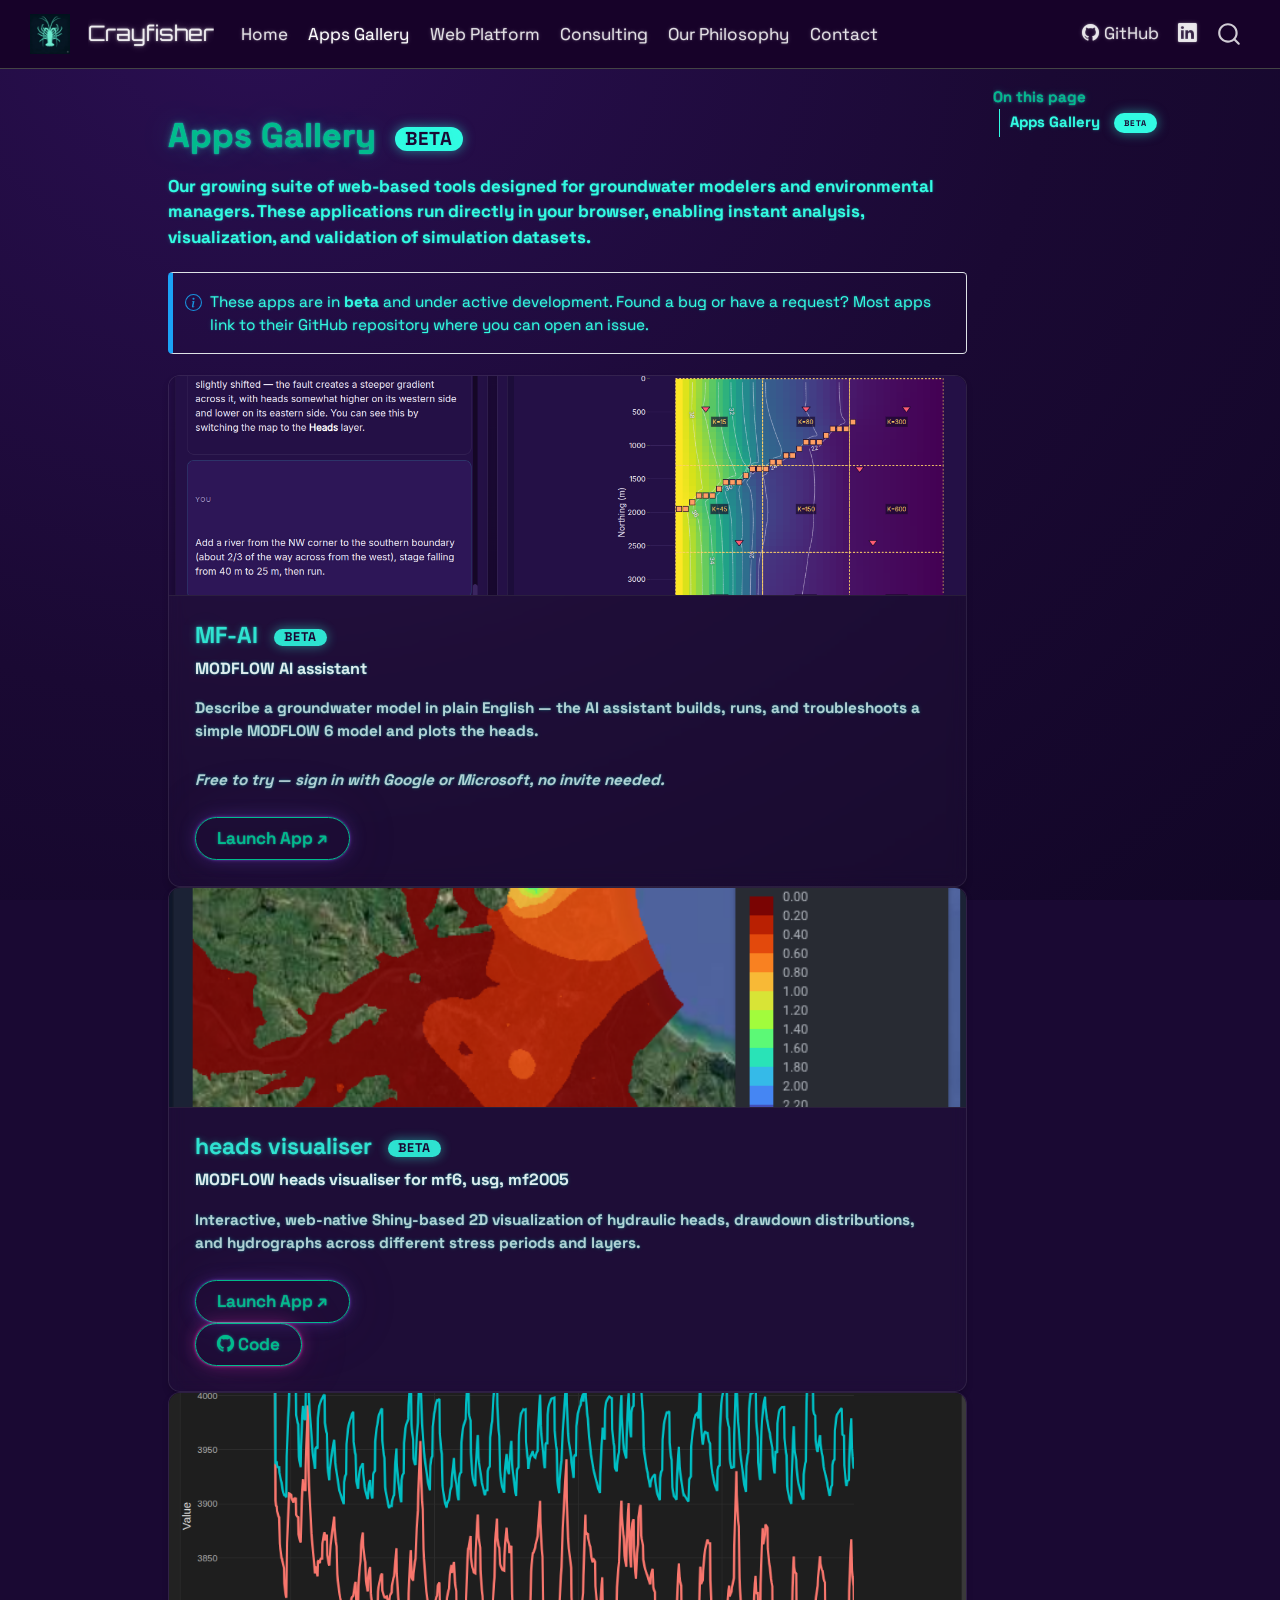
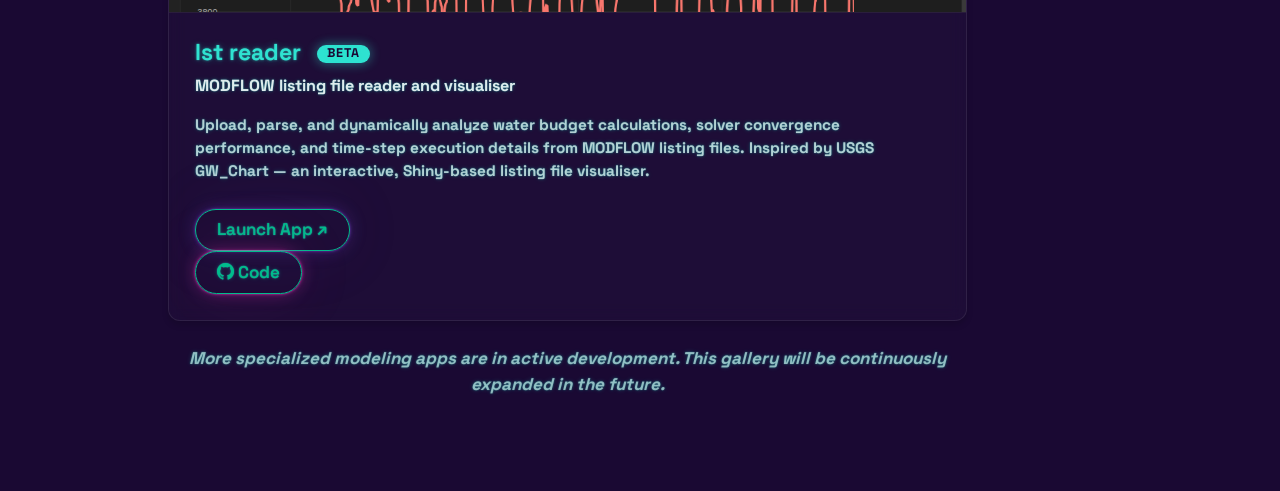
<file: docs/apps.html>
<!DOCTYPE html>
<html xmlns="http://www.w3.org/1999/xhtml" lang="en" xml:lang="en"><head>

<meta charset="utf-8">
<meta name="generator" content="quarto-1.10.18">

<meta name="viewport" content="width=device-width, initial-scale=1.0, user-scalable=yes">


<title>apps – Crayfisher</title>
<style>
/* Default styles provided by pandoc.
** See https://pandoc.org/MANUAL.html#variables-for-html for config info.
*/
span.smallcaps{font-variant: small-caps;}
div.columns{display: flex; gap: 1.5em;}
div.column{flex: auto;}
@media screen {
div.columns{gap: min(4vw, 1.5em);}
div.column{overflow-x: auto;}
}
div.hanging-indent{margin-left: 1.5em; text-indent: -1.5em;}
ul.task-list{list-style: none;}
ul.task-list li input[type="checkbox"] {
  width: 0.8em;
  margin: 0 0.8em 0.2em -1em; /* quarto-specific, see https://github.com/quarto-dev/quarto-cli/issues/4556 */ 
  vertical-align: middle;
}
</style>


<script src="site_libs/quarto-nav/quarto-nav.js"></script>
<script src="site_libs/quarto-nav/headroom.min.js"></script>
<script src="site_libs/clipboard/clipboard.min.js"></script>
<script src="site_libs/quarto-search/autocomplete.umd.js"></script>
<script src="site_libs/quarto-search/fuse.min.js"></script>
<script src="site_libs/quarto-search/quarto-search.js"></script>
<meta name="quarto:offset" content="./">
<script src="site_libs/quarto-html/quarto.js" type="module"></script>
<script src="site_libs/quarto-html/tabsets/tabsets.js" type="module"></script>
<script src="site_libs/quarto-html/popper.min.js"></script>
<script src="site_libs/quarto-html/tippy.umd.min.js"></script>
<script src="site_libs/quarto-html/anchor.min.js"></script>
<link href="site_libs/quarto-html/tippy.css" rel="stylesheet">
<link href="site_libs/quarto-html/quarto-syntax-highlighting-dark-b85bc7c33db8c58e0ec93c3465666fed.css" rel="stylesheet" id="quarto-text-highlighting-styles">
<script src="site_libs/bootstrap/bootstrap.min.js"></script>
<link href="site_libs/bootstrap/bootstrap-icons.css" rel="stylesheet">
<link href="site_libs/bootstrap/bootstrap-df7ed45e0b8c3998686ef804c9957b31.min.css" rel="stylesheet" append-hash="true" id="quarto-bootstrap" data-mode="dark">
<script id="quarto-search-options" type="application/json">{
  "location": "navbar",
  "copy-button": false,
  "collapse-after": 3,
  "panel-placement": "end",
  "type": "overlay",
  "limit": 50,
  "keyboard-shortcut": [
    "f",
    "/",
    "s"
  ],
  "show-item-context": false,
  "language": {
    "search-no-results-text": "No results",
    "search-matching-documents-text": "matching documents",
    "search-copy-link-title": "Copy link to search",
    "search-hide-matches-text": "Hide additional matches",
    "search-more-match-text": "more match in this document",
    "search-more-matches-text": "more matches in this document",
    "search-clear-button-title": "Clear",
    "search-text-placeholder": "",
    "search-detached-cancel-button-title": "Cancel",
    "search-submit-button-title": "Submit",
    "search-label": "Search"
  }
}</script>


<link rel="stylesheet" href="styles.css">
</head>

<body class="nav-fixed quarto-light">

<div id="quarto-search-results"></div>
  <header id="quarto-header" class="headroom fixed-top">
    <nav class="navbar navbar-expand-lg " data-bs-theme="dark">
      <div class="navbar-container container-fluid">
      <div class="navbar-brand-container mx-auto">
    <a href="./index.html" class="navbar-brand navbar-brand-logo">
    <img src="./logo-small.png" alt="" class="navbar-logo light-content">
    <img src="./logo-small.png" alt="" class="navbar-logo dark-content">
    </a>
    <a class="navbar-brand" href="./index.html">
    <span class="navbar-title">Crayfisher</span>
    </a>
  </div>
            <div id="quarto-search" class="" title="Search"></div>
          <button class="navbar-toggler" type="button" data-bs-toggle="collapse" data-bs-target="#navbarCollapse" aria-controls="navbarCollapse" role="menu" aria-expanded="false" aria-label="Toggle navigation" onclick="if (window.quartoToggleHeadroom) { window.quartoToggleHeadroom(); }">
  <span class="navbar-toggler-icon"></span>
</button>
          <div class="collapse navbar-collapse" id="navbarCollapse">
            <ul class="navbar-nav navbar-nav-scroll me-auto">
  <li class="nav-item">
    <a class="nav-link" href="./index.html"> 
<span class="menu-text">Home</span></a>
  </li>  
  <li class="nav-item">
    <a class="nav-link active" href="./apps.html" aria-current="page"> 
<span class="menu-text">Apps Gallery</span></a>
  </li>  
  <li class="nav-item">
    <a class="nav-link" href="./index.html#web-modelling-platform-development"> 
<span class="menu-text">Web Platform</span></a>
  </li>  
  <li class="nav-item">
    <a class="nav-link" href="./index.html#consulting-services"> 
<span class="menu-text">Consulting</span></a>
  </li>  
  <li class="nav-item">
    <a class="nav-link" href="./about.html"> 
<span class="menu-text">Our Philosophy</span></a>
  </li>  
  <li class="nav-item">
    <a class="nav-link" href="./index.html#contact"> 
<span class="menu-text">Contact</span></a>
  </li>  
</ul>
            <ul class="navbar-nav navbar-nav-scroll ms-auto">
  <li class="nav-item">
    <a class="nav-link" href="https://github.com/crayfisher"> <i class="bi bi-github" role="img">
</i> 
<span class="menu-text">GitHub</span></a>
  </li>  
  <li class="nav-item compact">
    <a class="nav-link" href="https://www.linkedin.com/in/pawel-rakowski-bb853118/"> <i class="bi bi-linkedin" role="img">
</i> 
<span class="menu-text"></span></a>
  </li>  
</ul>
          </div> <!-- /navcollapse -->
            <div class="quarto-navbar-tools">
</div>
      </div> <!-- /container-fluid -->
    </nav>
</header>
<!-- content -->
<div id="quarto-content" class="quarto-container page-columns page-rows-contents page-layout-article page-navbar">
<!-- sidebar -->
<!-- margin-sidebar -->
    <div id="quarto-margin-sidebar" class="sidebar margin-sidebar">
        <nav id="TOC" role="doc-toc" class="toc-active">
    <h2 id="toc-title">On this page</h2>
   
  <ul>
  <li><a href="#apps-gallery-beta" id="toc-apps-gallery-beta" class="nav-link active" data-scroll-target="#apps-gallery-beta"><strong>Apps Gallery</strong> <span class="beta-badge">BETA</span></a></li>
  </ul>
</nav>
    </div>
<!-- main -->
<main class="content" id="quarto-document-content"><header id="title-block-header" class="quarto-title-block"></header>




<section id="apps-gallery-beta" class="level1 title">
<h1 class="title"><strong>Apps Gallery</strong> <span class="beta-badge">BETA</span></h1>
<p>Our growing suite of web-based tools designed for groundwater modelers and environmental managers. These applications run directly in your browser, enabling instant analysis, visualization, and validation of simulation datasets.</p>
<div class="callout callout-style-simple callout-note">
<div class="callout-body d-flex">
<div class="callout-icon-container">
<i class="callout-icon"></i>
</div>
<div class="callout-body-container">
<p>These apps are in <strong>beta</strong> and under active development. Found a bug or have a request? Most apps link to their GitHub repository where you can open an issue.</p>
</div>
</div>
</div>
<div class="row g-4 mt-2">
  <div class="col-md-6">
    <div class="app-card">
      <a href="https://mf-ai-try.crayfisher.com" target="_blank" class="app-thumbnail-container">
        <img src="mf_ai.png" class="app-thumbnail" alt="MF-AI thumbnail">
      </a>
      <div class="app-card-body">
        <h4 class="app-card-title anchored" data-anchor-id="apps-gallery-beta">MF-AI <span class="beta-badge">BETA</span></h4>
        <div class="app-card-subtitle">MODFLOW AI assistant</div>
        <p class="app-card-text">
          Describe a groundwater model in plain English — the AI assistant builds, runs, and troubleshoots a simple MODFLOW 6 model and plots the heads.
        </p>
        <p class="app-card-text">
          <em>Free to try — sign in with Google or Microsoft, no invite needed.</em>
        </p>
        <a href="https://mf-ai-try.crayfisher.com" class="btn btn-outline-primary app-btn" target="_blank">Launch App ↗</a>
      </div>
    </div>
  </div>
  <div class="col-md-6">
    <div class="app-card">
      <a href="https://heads.crayfisher.com" target="_blank" class="app-thumbnail-container">
        <img src="heads.png" class="app-thumbnail" alt="heads visualiser thumbnail">
      </a>
      <div class="app-card-body">
        <h4 class="app-card-title anchored">heads visualiser <span class="beta-badge">BETA</span></h4>
        <div class="app-card-subtitle">MODFLOW heads visualiser for mf6, usg, mf2005</div>
        <p class="app-card-text">
          Interactive, web-native Shiny-based 2D visualization of hydraulic heads, drawdown distributions, and hydrographs across different stress periods and layers.
        </p>
        <a href="https://heads.crayfisher.com" class="btn btn-outline-primary app-btn" target="_blank">Launch App ↗</a>
        <a href="https://github.com/crayfisher/MF_heads" class="btn btn-outline-secondary app-btn" target="_blank"><i class="bi bi-github"></i> Code</a>
      </div>
    </div>
  </div>
  <div class="col-md-6">
    <div class="app-card">
      <a href="https://lst.crayfisher.com" target="_blank" class="app-thumbnail-container">
        <img src="lst.png" class="app-thumbnail" alt="lst reader thumbnail">
      </a>
      <div class="app-card-body">
        <h4 class="app-card-title anchored">lst reader <span class="beta-badge">BETA</span></h4>
        <div class="app-card-subtitle">MODFLOW listing file reader and visualiser</div>
        <p class="app-card-text">
          Upload, parse, and dynamically analyze water budget calculations, solver convergence performance, and time-step execution details from MODFLOW listing files. Inspired by USGS GW_Chart — an interactive, Shiny-based listing file visualiser.
        </p>
        <a href="https://lst.crayfisher.com" class="btn btn-outline-primary app-btn" target="_blank">Launch App ↗</a>
        <a href="https://github.com/crayfisher/MF_lst" class="btn btn-outline-secondary app-btn" target="_blank"><i class="bi bi-github"></i> Code</a>
      </div>
    </div>
  </div>
</div>
<p class="text-center text-white-50 mt-4">
<em>More specialized modeling apps are in active development. This gallery will be continuously expanded in the future.</em>
</p>


</section>

</main> <!-- /main -->
<script id="quarto-html-after-body" type="application/javascript">
  window.document.addEventListener("DOMContentLoaded", function (event) {
    const icon = "";
    const anchorJS = new window.AnchorJS();
    anchorJS.options = {
      placement: 'right',
      icon: icon
    };
    anchorJS.add('.anchored');
    const isCodeAnnotation = (el) => {
      for (const clz of el.classList) {
        if (clz.startsWith('code-annotation-')) {                     
          return true;
        }
      }
      return false;
    }
    const onCopySuccess = function(e) {
      // button target
      const button = e.trigger;
      // don't keep focus
      button.blur();
      // flash "checked"
      button.classList.add('code-copy-button-checked');
      var currentTitle = button.getAttribute("title");
      button.setAttribute("title", "Copied!");
      let tooltip;
      if (window.bootstrap) {
        button.setAttribute("data-bs-toggle", "tooltip");
        button.setAttribute("data-bs-placement", "left");
        button.setAttribute("data-bs-title", "Copied!");
        tooltip = new bootstrap.Tooltip(button, 
          { trigger: "manual", 
            customClass: "code-copy-button-tooltip",
            offset: [0, -8]});
        tooltip.show();    
      }
      setTimeout(function() {
        if (tooltip) {
          tooltip.hide();
          button.removeAttribute("data-bs-title");
          button.removeAttribute("data-bs-toggle");
          button.removeAttribute("data-bs-placement");
        }
        button.setAttribute("title", currentTitle);
        button.classList.remove('code-copy-button-checked');
      }, 1000);
      // clear code selection
      e.clearSelection();
    }
    const getTextToCopy = function(trigger) {
      const outerScaffold = trigger.parentElement.cloneNode(true);
      const codeEl = outerScaffold.querySelector('code');
      for (const childEl of codeEl.children) {
        if (isCodeAnnotation(childEl)) {
          childEl.remove();
        }
      }
      return codeEl.innerText;
    }
    const clipboard = new window.ClipboardJS('.code-copy-button:not([data-in-quarto-modal])', {
      text: getTextToCopy
    });
    clipboard.on('success', onCopySuccess);
    if (window.document.getElementById('quarto-embedded-source-code-modal')) {
      const clipboardModal = new window.ClipboardJS('.code-copy-button[data-in-quarto-modal]', {
        text: getTextToCopy,
        container: window.document.getElementById('quarto-embedded-source-code-modal')
      });
      clipboardModal.on('success', onCopySuccess);
    }
      var localhostRegex = new RegExp(/^(?:http|https):\/\/localhost\:?[0-9]*\//);
      var mailtoRegex = new RegExp(/^mailto:/);
        var filterRegex = new RegExp('/' + window.location.host + '/');
      var isInternal = (href) => {
          return filterRegex.test(href) || localhostRegex.test(href) || mailtoRegex.test(href);
      }
      // Inspect non-navigation links and adorn them if external
     var links = window.document.querySelectorAll('a[href]:not(.nav-link):not(.navbar-brand):not(.toc-action):not(.sidebar-link):not(.sidebar-item-toggle):not(.pagination-link):not(.no-external):not([aria-hidden]):not(.dropdown-item):not(.quarto-navigation-tool):not(.about-link)');
      for (var i=0; i<links.length; i++) {
        const link = links[i];
        if (!isInternal(link.href)) {
          // undo the damage that might have been done by quarto-nav.js in the case of
          // links that we want to consider external
          if (link.dataset.originalHref !== undefined) {
            link.href = link.dataset.originalHref;
          }
        }
      }
    function tippyHover(el, contentFn, onTriggerFn, onUntriggerFn) {
      const config = {
        allowHTML: true,
        maxWidth: 500,
        delay: 100,
        arrow: false,
        appendTo: function(el) {
            return el.parentElement;
        },
        interactive: true,
        interactiveBorder: 10,
        theme: 'quarto',
        placement: 'bottom-start',
      };
      if (contentFn) {
        config.content = contentFn;
      }
      if (onTriggerFn) {
        config.onTrigger = onTriggerFn;
      }
      if (onUntriggerFn) {
        config.onUntrigger = onUntriggerFn;
      }
      window.tippy(el, config); 
    }
    const noterefs = window.document.querySelectorAll('a[role="doc-noteref"]');
    for (var i=0; i<noterefs.length; i++) {
      const ref = noterefs[i];
      tippyHover(ref, function() {
        // use id or data attribute instead here
        let href = ref.getAttribute('data-footnote-href') || ref.getAttribute('href');
        try { href = new URL(href).hash; } catch {}
        const id = href.replace(/^#\/?/, "");
        const note = window.document.getElementById(id);
        if (note) {
          return note.innerHTML;
        } else {
          return "";
        }
      });
    }
    const xrefs = window.document.querySelectorAll('a.quarto-xref');
    const processXRef = (id, note) => {
      // Strip column container classes
      const stripColumnClz = (el) => {
        el.classList.remove("page-full", "page-columns");
        if (el.children) {
          for (const child of el.children) {
            stripColumnClz(child);
          }
        }
      }
      stripColumnClz(note)
      if (id === null || id.startsWith('sec-')) {
        // Special case sections, only their first couple elements
        const container = document.createElement("div");
        if (note.children && note.children.length > 2) {
          container.appendChild(note.children[0].cloneNode(true));
          for (let i = 1; i < note.children.length; i++) {
            const child = note.children[i];
            if (child.tagName === "P" && child.innerText === "") {
              continue;
            } else {
              container.appendChild(child.cloneNode(true));
              break;
            }
          }
          if (window.Quarto?.typesetMath) {
            window.Quarto.typesetMath(container);
          }
          return container.innerHTML
        } else {
          if (window.Quarto?.typesetMath) {
            window.Quarto.typesetMath(note);
          }
          return note.innerHTML;
        }
      } else {
        // Remove any anchor links if they are present
        const anchorLink = note.querySelector('a.anchorjs-link');
        if (anchorLink) {
          anchorLink.remove();
        }
        if (window.Quarto?.typesetMath) {
          window.Quarto.typesetMath(note);
        }
        if (note.classList.contains("callout")) {
          return note.outerHTML;
        } else {
          return note.innerHTML;
        }
      }
    }
    for (var i=0; i<xrefs.length; i++) {
      const xref = xrefs[i];
      tippyHover(xref, undefined, function(instance) {
        instance.disable();
        let url = xref.getAttribute('href');
        let hash = undefined; 
        if (url.startsWith('#')) {
          hash = url;
        } else {
          try { hash = new URL(url).hash; } catch {}
        }
        if (hash) {
          const id = hash.replace(/^#\/?/, "");
          const note = window.document.getElementById(id);
          if (note !== null) {
            try {
              const html = processXRef(id, note.cloneNode(true));
              instance.setContent(html);
            } finally {
              instance.enable();
              instance.show();
            }
          } else {
            // See if we can fetch this
            fetch(url.split('#')[0])
            .then(res => res.text())
            .then(html => {
              const parser = new DOMParser();
              const htmlDoc = parser.parseFromString(html, "text/html");
              const note = htmlDoc.getElementById(id);
              if (note !== null) {
                const html = processXRef(id, note);
                instance.setContent(html);
              } 
            }).finally(() => {
              instance.enable();
              instance.show();
            });
          }
        } else {
          // See if we can fetch a full url (with no hash to target)
          // This is a special case and we should probably do some content thinning / targeting
          fetch(url)
          .then(res => res.text())
          .then(html => {
            const parser = new DOMParser();
            const htmlDoc = parser.parseFromString(html, "text/html");
            const note = htmlDoc.querySelector('main.content');
            if (note !== null) {
              // This should only happen for chapter cross references
              // (since there is no id in the URL)
              // remove the first header
              if (note.children.length > 0 && note.children[0].tagName === "HEADER") {
                note.children[0].remove();
              }
              const html = processXRef(null, note);
              instance.setContent(html);
            } 
          }).finally(() => {
            instance.enable();
            instance.show();
          });
        }
      }, function(instance) {
      });
    }
        let selectedAnnoteEl;
        const selectorForAnnotation = ( cell, annotation) => {
          let cellAttr = 'data-code-cell="' + cell + '"';
          let lineAttr = 'data-code-annotation="' +  annotation + '"';
          const selector = 'span[' + cellAttr + '][' + lineAttr + ']';
          return selector;
        }
        const selectCodeLines = (annoteEl) => {
          const doc = window.document;
          const targetCell = annoteEl.getAttribute("data-target-cell");
          const targetAnnotation = annoteEl.getAttribute("data-target-annotation");
          const annoteSpan = window.document.querySelector(selectorForAnnotation(targetCell, targetAnnotation));
          const lines = annoteSpan.getAttribute("data-code-lines").split(",");
          const lineIds = lines.map((line) => {
            return targetCell + "-" + line;
          })
          let top = null;
          let height = null;
          let parent = null;
          if (lineIds.length > 0) {
              //compute the position of the single el (top and bottom and make a div)
              const el = window.document.getElementById(lineIds[0]);
              top = el.offsetTop;
              height = el.offsetHeight;
              parent = el.parentElement.parentElement;
            if (lineIds.length > 1) {
              const lastEl = window.document.getElementById(lineIds[lineIds.length - 1]);
              const bottom = lastEl.offsetTop + lastEl.offsetHeight;
              height = bottom - top;
            }
            if (top !== null && height !== null && parent !== null) {
              // cook up a div (if necessary) and position it 
              let div = window.document.getElementById("code-annotation-line-highlight");
              if (div === null) {
                div = window.document.createElement("div");
                div.setAttribute("id", "code-annotation-line-highlight");
                div.style.position = 'absolute';
                parent.appendChild(div);
              }
              div.style.top = top - 2 + "px";
              div.style.height = height + 4 + "px";
              div.style.left = 0;
              let gutterDiv = window.document.getElementById("code-annotation-line-highlight-gutter");
              if (gutterDiv === null) {
                gutterDiv = window.document.createElement("div");
                gutterDiv.setAttribute("id", "code-annotation-line-highlight-gutter");
                gutterDiv.style.position = 'absolute';
                const codeCell = window.document.getElementById(targetCell);
                const gutter = codeCell.querySelector('.code-annotation-gutter');
                gutter.appendChild(gutterDiv);
              }
              gutterDiv.style.top = top - 2 + "px";
              gutterDiv.style.height = height + 4 + "px";
            }
            selectedAnnoteEl = annoteEl;
          }
        };
        const unselectCodeLines = () => {
          const elementsIds = ["code-annotation-line-highlight", "code-annotation-line-highlight-gutter"];
          elementsIds.forEach((elId) => {
            const div = window.document.getElementById(elId);
            if (div) {
              div.remove();
            }
          });
          selectedAnnoteEl = undefined;
        };
          // Handle positioning of the toggle
      window.addEventListener(
        "resize",
        throttle(() => {
          elRect = undefined;
          if (selectedAnnoteEl) {
            selectCodeLines(selectedAnnoteEl);
          }
        }, 10)
      );
      function throttle(fn, ms) {
      let throttle = false;
      let timer;
        return (...args) => {
          if(!throttle) { // first call gets through
              fn.apply(this, args);
              throttle = true;
          } else { // all the others get throttled
              if(timer) clearTimeout(timer); // cancel #2
              timer = setTimeout(() => {
                fn.apply(this, args);
                timer = throttle = false;
              }, ms);
          }
        };
      }
        // Attach click handler to the DT
        const annoteDls = window.document.querySelectorAll('dt[data-target-cell]');
        for (const annoteDlNode of annoteDls) {
          annoteDlNode.addEventListener('click', (event) => {
            const clickedEl = event.target;
            if (clickedEl !== selectedAnnoteEl) {
              unselectCodeLines();
              const activeEl = window.document.querySelector('dt[data-target-cell].code-annotation-active');
              if (activeEl) {
                activeEl.classList.remove('code-annotation-active');
              }
              selectCodeLines(clickedEl);
              clickedEl.classList.add('code-annotation-active');
            } else {
              // Unselect the line
              unselectCodeLines();
              clickedEl.classList.remove('code-annotation-active');
            }
          });
        }
    const findCites = (el) => {
      const parentEl = el.parentElement;
      if (parentEl) {
        const cites = parentEl.dataset.cites;
        if (cites) {
          return {
            el,
            cites: cites.split(' ')
          };
        } else {
          return findCites(el.parentElement)
        }
      } else {
        return undefined;
      }
    };
    var bibliorefs = window.document.querySelectorAll('a[role="doc-biblioref"]');
    for (var i=0; i<bibliorefs.length; i++) {
      const ref = bibliorefs[i];
      const citeInfo = findCites(ref);
      if (citeInfo) {
        tippyHover(citeInfo.el, function() {
          var popup = window.document.createElement('div');
          citeInfo.cites.forEach(function(cite) {
            var citeDiv = window.document.createElement('div');
            citeDiv.classList.add('hanging-indent');
            citeDiv.classList.add('csl-entry');
            var biblioDiv = window.document.getElementById('ref-' + cite);
            if (biblioDiv) {
              citeDiv.innerHTML = biblioDiv.innerHTML;
            }
            popup.appendChild(citeDiv);
          });
          return popup.innerHTML;
        });
      }
    }
  });
  </script>
</div> <!-- /content -->




</body></html>
</file>
<file: docs/site_libs/quarto-html/tippy.css>
.tippy-box[data-animation=fade][data-state=hidden]{opacity:0}[data-tippy-root]{max-width:calc(100vw - 10px)}.tippy-box{position:relative;background-color:#333;color:#fff;border-radius:4px;font-size:14px;line-height:1.4;white-space:normal;outline:0;transition-property:transform,visibility,opacity}.tippy-box[data-placement^=top]>.tippy-arrow{bottom:0}.tippy-box[data-placement^=top]>.tippy-arrow:before{bottom:-7px;left:0;border-width:8px 8px 0;border-top-color:initial;transform-origin:center top}.tippy-box[data-placement^=bottom]>.tippy-arrow{top:0}.tippy-box[data-placement^=bottom]>.tippy-arrow:before{top:-7px;left:0;border-width:0 8px 8px;border-bottom-color:initial;transform-origin:center bottom}.tippy-box[data-placement^=left]>.tippy-arrow{right:0}.tippy-box[data-placement^=left]>.tippy-arrow:before{border-width:8px 0 8px 8px;border-left-color:initial;right:-7px;transform-origin:center left}.tippy-box[data-placement^=right]>.tippy-arrow{left:0}.tippy-box[data-placement^=right]>.tippy-arrow:before{left:-7px;border-width:8px 8px 8px 0;border-right-color:initial;transform-origin:center right}.tippy-box[data-inertia][data-state=visible]{transition-timing-function:cubic-bezier(.54,1.5,.38,1.11)}.tippy-arrow{width:16px;height:16px;color:#333}.tippy-arrow:before{content:"";position:absolute;border-color:transparent;border-style:solid}.tippy-content{position:relative;padding:5px 9px;z-index:1}
</file>
<file: docs/site_libs/quarto-html/quarto-syntax-highlighting-dark-b85bc7c33db8c58e0ec93c3465666fed.css>
/* quarto syntax highlight colors */
:root {
  --quarto-hl-al-color: #f07178;
  --quarto-hl-an-color: #d4d0ab;
  --quarto-hl-at-color: #00e0e0;
  --quarto-hl-bn-color: #d4d0ab;
  --quarto-hl-bu-color: #abe338;
  --quarto-hl-ch-color: #abe338;
  --quarto-hl-co-color: #f8f8f2;
  --quarto-hl-cv-color: #ffd700;
  --quarto-hl-cn-color: #ffd700;
  --quarto-hl-cf-color: #ffa07a;
  --quarto-hl-dt-color: #ffa07a;
  --quarto-hl-dv-color: #d4d0ab;
  --quarto-hl-do-color: #f8f8f2;
  --quarto-hl-er-color: #f07178;
  --quarto-hl-ex-color: #00e0e0;
  --quarto-hl-fl-color: #d4d0ab;
  --quarto-hl-fu-color: #ffa07a;
  --quarto-hl-im-color: #abe338;
  --quarto-hl-in-color: #d4d0ab;
  --quarto-hl-kw-color: #ffa07a;
  --quarto-hl-op-color: #ffa07a;
  --quarto-hl-ot-color: #00e0e0;
  --quarto-hl-pp-color: #dcc6e0;
  --quarto-hl-re-color: #00e0e0;
  --quarto-hl-sc-color: #abe338;
  --quarto-hl-ss-color: #abe338;
  --quarto-hl-st-color: #abe338;
  --quarto-hl-va-color: #00e0e0;
  --quarto-hl-vs-color: #abe338;
  --quarto-hl-wa-color: #dcc6e0;
}

/* other quarto variables */
:root {
  --quarto-font-monospace: SFMono-Regular, Menlo, Monaco, Consolas, "Liberation Mono", "Courier New", monospace;
}

/* syntax highlight based on Pandoc's rules */
pre > code.sourceCode > span {
  color: #f8f8f2;
}

code.sourceCode > span {
  color: #f8f8f2;
}

div.sourceCode,
div.sourceCode pre.sourceCode {
  color: #f8f8f2;
}

/* Normal */
code span {
  color: #f8f8f2;
}

/* Alert */
code span.al {
  color: #f07178;
}

/* Annotation */
code span.an {
  color: #d4d0ab;
}

/* Attribute */
code span.at {
  color: #00e0e0;
}

/* BaseN */
code span.bn {
  color: #d4d0ab;
}

/* BuiltIn */
code span.bu {
  color: #abe338;
}

/* ControlFlow */
code span.cf {
  font-weight: bold;
  color: #ffa07a;
}

/* Char */
code span.ch {
  color: #abe338;
}

/* Constant */
code span.cn {
  color: #ffd700;
}

/* Comment */
code span.co {
  font-style: italic;
  color: #f8f8f2;
}

/* CommentVar */
code span.cv {
  color: #ffd700;
}

/* Documentation */
code span.do {
  color: #f8f8f2;
}

/* DataType */
code span.dt {
  color: #ffa07a;
}

/* DecVal */
code span.dv {
  color: #d4d0ab;
}

/* Error */
code span.er {
  color: #f07178;
  text-decoration: underline;
}

/* Extension */
code span.ex {
  font-weight: bold;
  color: #00e0e0;
}

/* Float */
code span.fl {
  color: #d4d0ab;
}

/* Function */
code span.fu {
  color: #ffa07a;
}

/* Import */
code span.im {
  color: #abe338;
}

/* Information */
code span.in {
  color: #d4d0ab;
}

/* Keyword */
code span.kw {
  font-weight: bold;
  color: #ffa07a;
}

/* Operator */
code span.op {
  color: #ffa07a;
}

/* Other */
code span.ot {
  color: #00e0e0;
}

/* Preprocessor */
code span.pp {
  color: #dcc6e0;
}

/* RegionMarker */
code span.re {
  background-color: #f8f8f2;
  color: #00e0e0;
}

/* SpecialChar */
code span.sc {
  color: #abe338;
}

/* SpecialString */
code span.ss {
  color: #abe338;
}

/* String */
code span.st {
  color: #abe338;
}

/* Variable */
code span.va {
  color: #00e0e0;
}

/* VerbatimString */
code span.vs {
  color: #abe338;
}

/* Warning */
code span.wa {
  color: #dcc6e0;
}

.prevent-inlining {
  content: "</";
}

/*# sourceMappingURL=4ed8f1090dec6531da29ab00902aa718.css.map */
</file>
<file: docs/styles.css>
/* Fonts: Space Grotesk site-wide, Orbitron for Crayfisher logo/brand text. */
@import url('https://fonts.googleapis.com/css2?family=Space+Grotesk:wght@300..700&family=Orbitron:wght@500..800&display=swap');

body {
    font-family: 'Space Grotesk', sans-serif;
}

/* Quarto duplicates a heading's classes onto its wrapping <section> as well as
   the heading itself, so a bare .brand-font selector leaks into sibling body
   copy (e.g. the paragraph under the tagline). The wrapper is always a
   <section> tag while the real heading is h1/h3, so scope by tag name to
   keep Orbitron on the heading text only. */
.navbar-title,
h1.brand-font,
h3.brand-font {
    font-family: 'Orbitron', sans-serif;
}

/* Custom styles for Crayfisher */
.navbar {
    background-color: var(--bs-body-bg) !important;
    border-bottom: 1px solid #444;
}

h1, h2, h3 {
    color: #00bc8c; /* Darkly primary color accent */
}

.title {
    font-weight: 700;
}

/* Continuous, FIXED page background.
   Previously each section's own translucent background, layered over the theme's
   scrolling body gradient, produced visible banding/transitions while scrolling
   (a lighter patch toward the bottom). Pin one full-viewport gradient that does
   not move on scroll, matching the Shiny apps' backdrop for a consistent family. */
html { background: #1a0933; }
body {
    background: radial-gradient(ellipse at 20% 0%, #2a0f52 0%, #1a0933 55%, #120627 100%) !important;
    background-attachment: fixed !important;
    background-repeat: no-repeat !important;
    background-size: cover !important;
}

/* Contact section. */
.contact-bar {
    display: flex;
    flex-wrap: wrap;
    gap: 16px;
    margin-top: 1rem;
}
.contact-link {
    display: inline-flex;
    align-items: center;
    gap: 10px;
    padding: 10px 18px;
    border: 1px solid rgba(50, 251, 226, 0.4);
    border-radius: 30px;
    background: rgba(50, 251, 226, 0.06);
    color: #32fbe2 !important;
    font-weight: 600;
    text-decoration: none !important;
    transition: all 0.2s ease;
}
.contact-link:hover {
    background: #32fbe2;
    color: #150726 !important;
    box-shadow: 0 0 16px rgba(50, 251, 226, 0.5);
    transform: translateY(-1px);
}
.contact-link i { font-size: 1.2rem; }

/* BETA badge for app tiles / page header. */
.beta-badge {
    display: inline-block;
    margin-left: 10px;
    padding: 1px 10px;
    font-size: 0.55em;
    font-weight: 700;
    letter-spacing: 1px;
    color: #1a0933;
    background: #32fbe2;
    border-radius: 30px;
    vertical-align: middle;
    box-shadow: 0 0 12px rgba(50, 251, 226, 0.5);
}

/* INVITE ONLY badge for gated app tiles. */
.invite-badge {
    display: inline-block;
    margin-left: 10px;
    padding: 1px 10px;
    font-size: 0.55em;
    font-weight: 700;
    letter-spacing: 1px;
    color: #1a0933;
    background: #ffc233;
    border-radius: 30px;
    vertical-align: middle;
    box-shadow: 0 0 12px rgba(255, 194, 51, 0.5);
}

.navbar-brand img {
    max-height: 40px;
    margin-right: 10px;
}

/* Apps Gallery Section */
.app-card {
    background: rgba(255, 255, 255, 0.02);
    border: 1px solid rgba(255, 255, 255, 0.08);
    border-radius: 12px;
    overflow: hidden;
    transition: all 0.3s cubic-bezier(0.25, 0.8, 0.25, 1);
    height: 100%;
    display: flex;
    flex-direction: column;
    box-shadow: 0 4px 6px rgba(0, 0, 0, 0.15);
    backdrop-filter: blur(8px);
}

.app-card:hover {
    transform: translateY(-6px);
    border-color: #32fbe2; /* Neon teal hover border */
    box-shadow: 0 12px 24px rgba(50, 251, 226, 0.15);
}

.app-thumbnail-container {
    width: 100%;
    height: 220px;
    overflow: hidden;
    border-bottom: 1px solid rgba(255, 255, 255, 0.08);
    background: rgba(0, 0, 0, 0.2);
}

.app-thumbnail {
    width: 100%;
    height: 100%;
    object-fit: cover;
    transition: transform 0.5s cubic-bezier(0.25, 0.8, 0.25, 1);
}

.app-card:hover .app-thumbnail {
    transform: scale(1.05);
}

.app-card-body {
    padding: 1.5rem;
    display: flex;
    flex-direction: column;
    flex-grow: 1;
}

.app-card-title {
    margin-top: 0;
    margin-bottom: 0.5rem;
    color: #32fbe2 !important; /* Accent color */
    font-size: 1.35rem;
    font-weight: 600;
}

.app-card-subtitle {
    font-size: 0.95rem;
    color: rgba(255, 255, 255, 0.85);
    margin-bottom: 1rem;
    line-height: 1.4;
}

.app-card-text {
    font-size: 0.9rem;
    color: rgba(255, 255, 255, 0.65);
    line-height: 1.5;
    margin-bottom: 1.5rem;
}

.app-btn {
    margin-top: auto;
    align-self: flex-start;
    border-radius: 30px;
    font-weight: 600;
    padding: 0.45rem 1.25rem;
    transition: all 0.2s ease;
    border: 1px solid #00bc8c;
    color: #00bc8c;
}

.app-btn:hover {
    background-color: #00bc8c !important;
    border-color: #00bc8c !important;
    color: #fff !important;
    box-shadow: 0 0 12px rgba(0, 188, 140, 0.4);
}

/* Web Modelling Platform Showcase */
.platform-showcase {
    background: linear-gradient(135deg, rgba(26, 9, 51, 0.4) 0%, rgba(13, 5, 26, 0.6) 100%);
    border: 1px solid rgba(255, 255, 255, 0.05);
    border-radius: 20px;
    padding: 3rem 2.5rem;
    box-shadow: 0 15px 35px rgba(0, 0, 0, 0.2);
    margin-top: 2rem;
    margin-bottom: 4rem;
    backdrop-filter: blur(10px);
}

.platform-subtitle {
    color: #fff !important;
    font-size: 1.75rem;
    font-weight: 700;
    margin-bottom: 1.5rem;
}

.platform-list {
    list-style: none;
    padding-left: 0;
    margin-top: 1.5rem;
}

.platform-list li {
    margin-bottom: 0.85rem;
    font-size: 1rem;
    color: rgba(255, 255, 255, 0.85);
    display: flex;
    align-items: flex-start;
}

.platform-list li i {
    margin-right: 0.75rem;
    margin-top: 0.2rem;
    flex-shrink: 0;
}

.text-accent {
    color: #32fbe2;
}

.platform-visual {
    display: flex;
    align-items: center;
    justify-content: center;
    flex-wrap: wrap;
    gap: 1rem;
    padding: 2.5rem 1.5rem;
    background: rgba(0, 0, 0, 0.25);
    border-radius: 16px;
    border: 1px solid rgba(255, 255, 255, 0.05);
    position: relative;
}

.visual-node {
    background: rgba(255, 255, 255, 0.03);
    border: 1px solid rgba(255, 255, 255, 0.08);
    border-radius: 12px;
    padding: 1.25rem 1rem;
    display: flex;
    flex-direction: column;
    align-items: center;
    justify-content: center;
    width: 140px;
    transition: all 0.3s ease;
}

.visual-node i {
    font-size: 2.2rem;
    margin-bottom: 0.75rem;
}

.visual-node span {
    font-size: 0.85rem;
    font-weight: 600;
    color: #fff;
    text-align: center;
}

.visual-node small {
    font-size: 0.7rem;
    color: rgba(255, 255, 255, 0.45);
    text-align: center;
    margin-top: 0.25rem;
}

/* Node customized colors */
.data-node i { color: #f39c12; }
.data-node:hover {
    border-color: #f39c12;
    box-shadow: 0 0 15px rgba(243, 156, 18, 0.25);
    transform: scale(1.05);
}

.ai-node i { color: #00bc8c; }
.ai-node:hover {
    border-color: #00bc8c;
    box-shadow: 0 0 15px rgba(0, 188, 140, 0.25);
    transform: scale(1.05);
}

.model-node i { color: #9b5de5; }
.model-node:hover {
    border-color: #9b5de5;
    box-shadow: 0 0 15px rgba(155, 93, 229, 0.25);
    transform: scale(1.05);
}

.web-node i { color: #32fbe2; }
.web-node:hover {
    border-color: #32fbe2;
    box-shadow: 0 0 15px rgba(50, 251, 226, 0.25);
    transform: scale(1.05);
}

.visual-flow-arrow {
    display: flex;
    align-items: center;
    justify-content: center;
}

.visual-flow-arrow i {
    font-size: 2.2rem;
    color: rgba(255, 255, 255, 0.2);
    animation: flow-pulse 2s infinite ease-in-out;
}

.flow-arrow-2 {
    animation-delay: 0.66s !important;
}

.flow-arrow-3 {
    animation-delay: 1.33s !important;
}

@keyframes flow-pulse {
    0%, 100% {
        transform: translateX(0);
        opacity: 0.3;
        color: rgba(255, 255, 255, 0.2);
    }
    50% {
        transform: translateX(6px);
        opacity: 1;
        color: #00bc8c;
    }
}

@media (max-width: 991px) {
    .platform-visual {
        margin-top: 2rem;
    }
}

@media (max-width: 576px) {
    .platform-visual {
        flex-direction: column;
        gap: 1.5rem;
    }
    .visual-flow-arrow i {
        transform: rotate(90deg);
        animation: flow-pulse-vertical 2s infinite ease-in-out;
    }
}

@keyframes flow-pulse-vertical {
    0%, 100% {
        transform: translateY(0) rotate(90deg);
        opacity: 0.3;
        color: rgba(255, 255, 255, 0.2);
    }
    50% {
        transform: translateY(6px) rotate(90deg);
        opacity: 1;
        color: #00bc8c;
    }
}

/* Consulting Services Section */
.service-card {
    background: rgba(255, 255, 255, 0.02);
    border: 1px solid rgba(255, 255, 255, 0.05);
    border-radius: 12px;
    padding: 2rem;
    height: 100%;
    transition: all 0.3s cubic-bezier(0.25, 0.8, 0.25, 1);
    backdrop-filter: blur(8px);
    display: flex;
    flex-direction: column;
    box-shadow: 0 4px 6px rgba(0, 0, 0, 0.1);
}

.service-card:hover {
    transform: translateY(-5px);
    background: rgba(255, 255, 255, 0.04);
    border-color: rgba(0, 188, 140, 0.4);
    box-shadow: 0 10px 25px rgba(0, 188, 140, 0.12);
}

.service-icon {
    font-size: 2rem;
    color: #00bc8c;
    margin-bottom: 1.25rem;
    display: inline-flex;
    align-items: center;
    justify-content: center;
    width: 54px;
    height: 54px;
    border-radius: 50%;
    background: rgba(0, 188, 140, 0.08);
    box-shadow: 0 0 15px rgba(0, 188, 140, 0.03);
    transition: all 0.3s ease;
}

.service-card:hover .service-icon {
    color: #32fbe2;
    background: rgba(50, 251, 226, 0.12);
    box-shadow: 0 0 20px rgba(50, 251, 226, 0.25);
    transform: rotate(5deg) scale(1.05);
}

.service-title {
    font-size: 1.25rem;
    font-weight: 600;
    margin-bottom: 0.75rem;
    color: #fff !important;
}

.service-text {
    font-size: 0.92rem;
    line-height: 1.55;
    color: rgba(255, 255, 255, 0.7);
    margin-bottom: 0;
}
</file>
